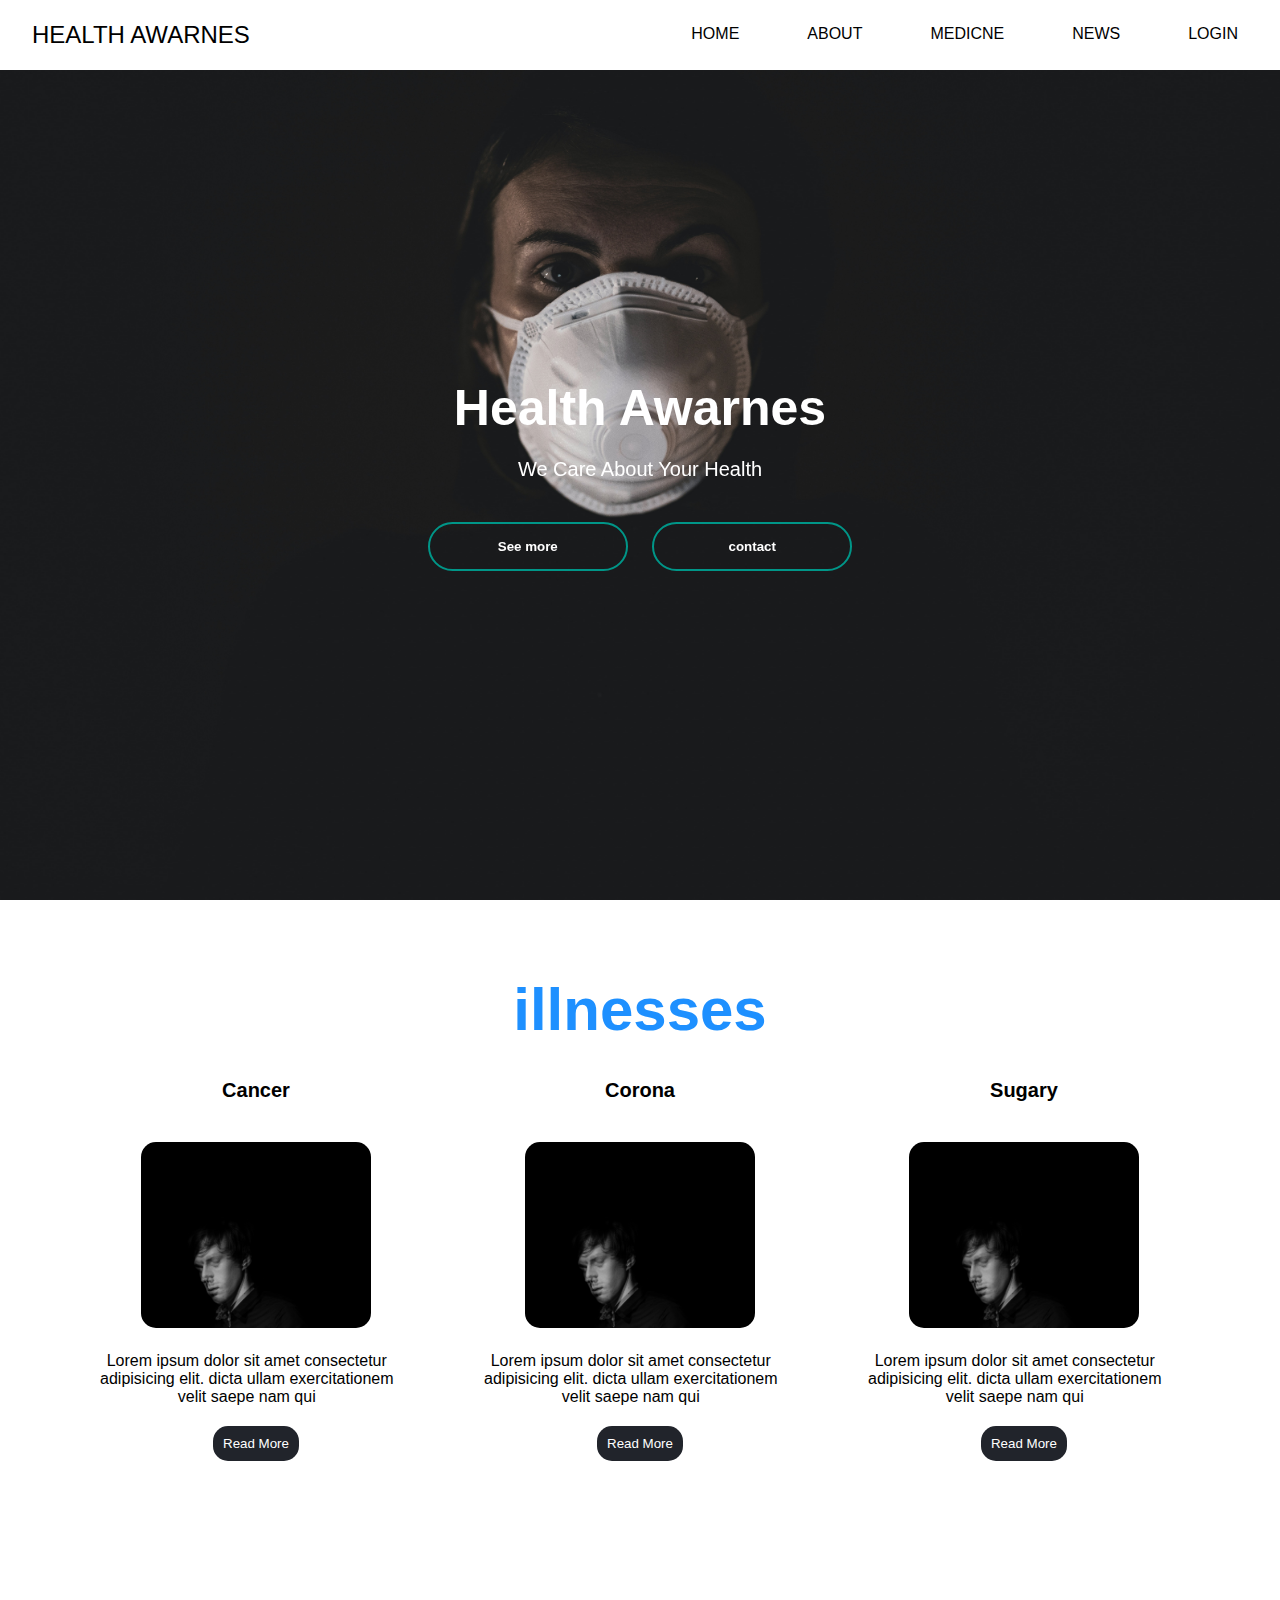
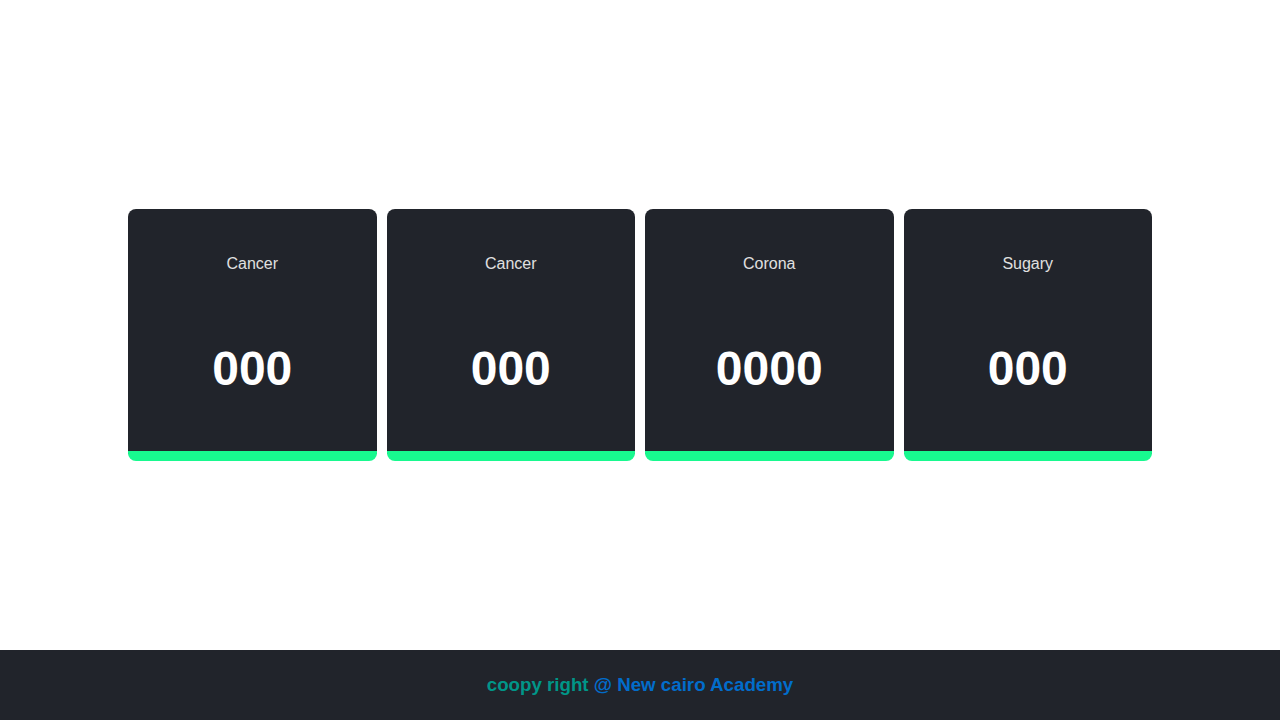
<file: index.html>
<!DOCTYPE html>
<html lang="en">
<head>
    <meta charset="UTF-8">
    <meta http-equiv="X-UA-Compatible" content="IE=edge">
    <meta name="viewport" content="width=device-width, initial-scale=1.0">
    <title>Document</title>
    <link rel="stylesheet" href="style.css">
    <link rel="stylesheet" href="media.css">
</head>
<body>
    <div class="home">
     
      <navbar class="navbar-container">
        <div class="logo-container">
            <a href="index.html">Health Awarnes</a>
        </div>


        <ul class="nav-items">
            <li class="nav-link"><a href="#">Home</a></li>
            <li class="nav-link"><a href="./About.html">About</a></li>
            <li class="nav-link"><a href="./projectt-main/project/medicine.html">medicne</a></li>
            <li class="nav-link"><a href="news.html">news</a></li>
            <li class="nav-link"><a href="./sign/sign.html">Login</a></li>
        
        </ul>

    </navbar>
   
<!--content of home-->

<!---->
<div class="cont">
    <h1> Health Awarnes</h1>
    <p>We Care About Your Health</p>
    <button type="submit" class="btn1"><span></span> See more</button>
    <button type="submit" class="btn1"> <span></span> contact</button>

</div>
    </div>
    <div class="wrapper">
        <div class="content">
          
          <p class="text">Cancer</p>
          <p class="nm" data-val="1600">000</p>
        </div>
  
        <div class="content">
         
          <p class="text">Cancer</p>
          <p class="nm" data-val="540">000</p>
         
        </div>
  
        <div class="content">
       
          <p class="text">Corona</p>

          <p class="nm" data-val="525">0000</p>
        </div>
  
        <div class="content">
          <p class="text"> Sugary</p>

          <p class="nm" data-val="480">000</p>
        </div>
      </div>

      <div class="dee">
        <h2>illnesses</h2>
        <div class="coo">
            <div class="dee-item">
                <h3>Cancer</h3>
                <img src="./img/pexels-moritz-bÃ¶ing-932231.jpg" alt="">
                
                <p class="mo"> Lorem ipsum dolor sit amet consectetur adipisicing elit.  dicta ullam exercitationem velit saepe nam qui </p>
            <button>Read More</button>
            
            
            </div>
          
    
          <div class="dee">
           
    
            <div class="dee-item">
                <h3>Corona</h3>
                <img src="./img/pexels-moritz-bÃ¶ing-932231.jpg" alt="">
               
                <p class="mo">Lorem ipsum dolor sit amet consectetur adipisicing elit.  dicta ullam exercitationem velit saepe nam qui </p>
            <button>Read More</button>
            
            
            </div>
          </div>
    
          <div class="dee">
           
    
            <div class="dee-item">
                <h3>Sugary</h3>
                <img src="./img/pexels-moritz-bÃ¶ing-932231.jpg" alt="">
                
                <p class="mo">Lorem ipsum dolor sit amet consectetur adipisicing elit. dicta ullam exercitationem velit saepe nam qui </p>
            <button>Read More</button>
            
            
            </div>
            <div class="clearfix"></div>
        </div>
       </div>
      </div>

      <footer>
        <h3>coopy right <a href="#">@ New cairo Academy</a></h3>
      </footer>


 




  
      <script src="./sign/app.js"></script>





    

 
</html>
</file>
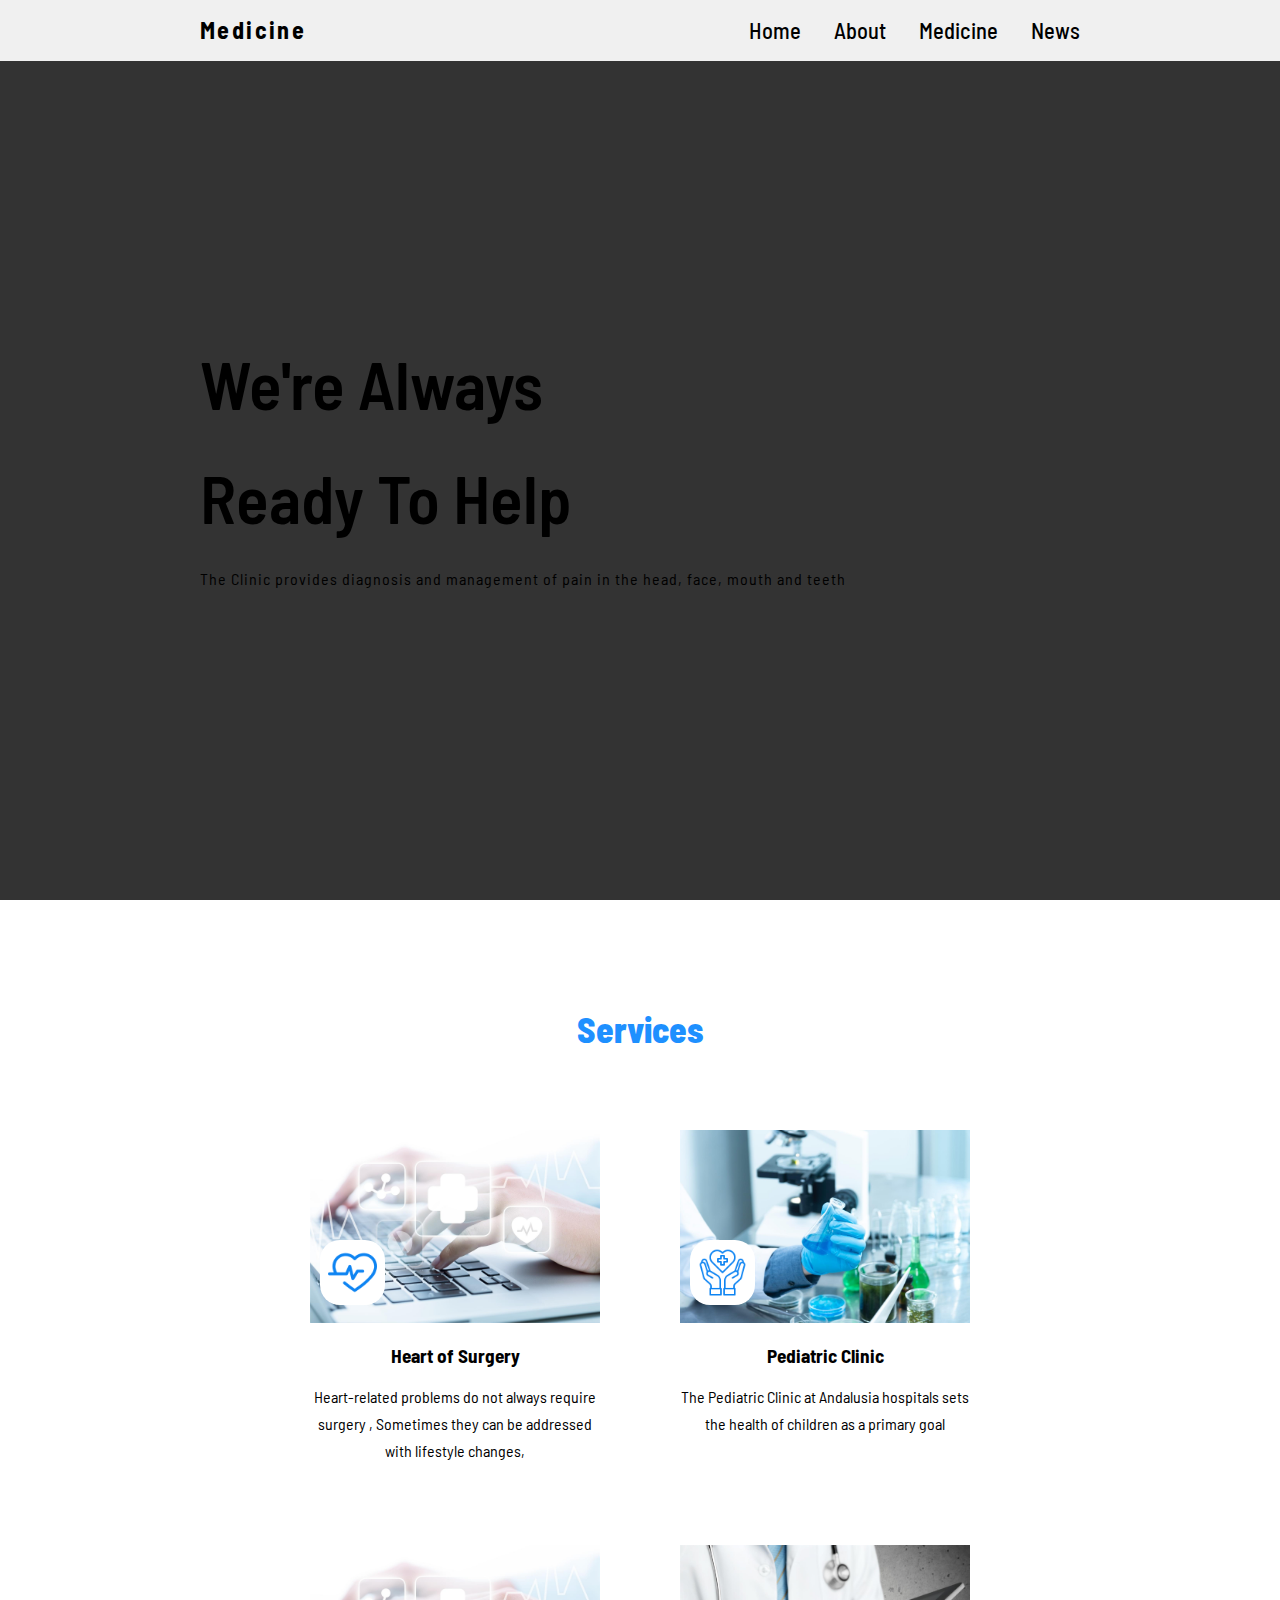
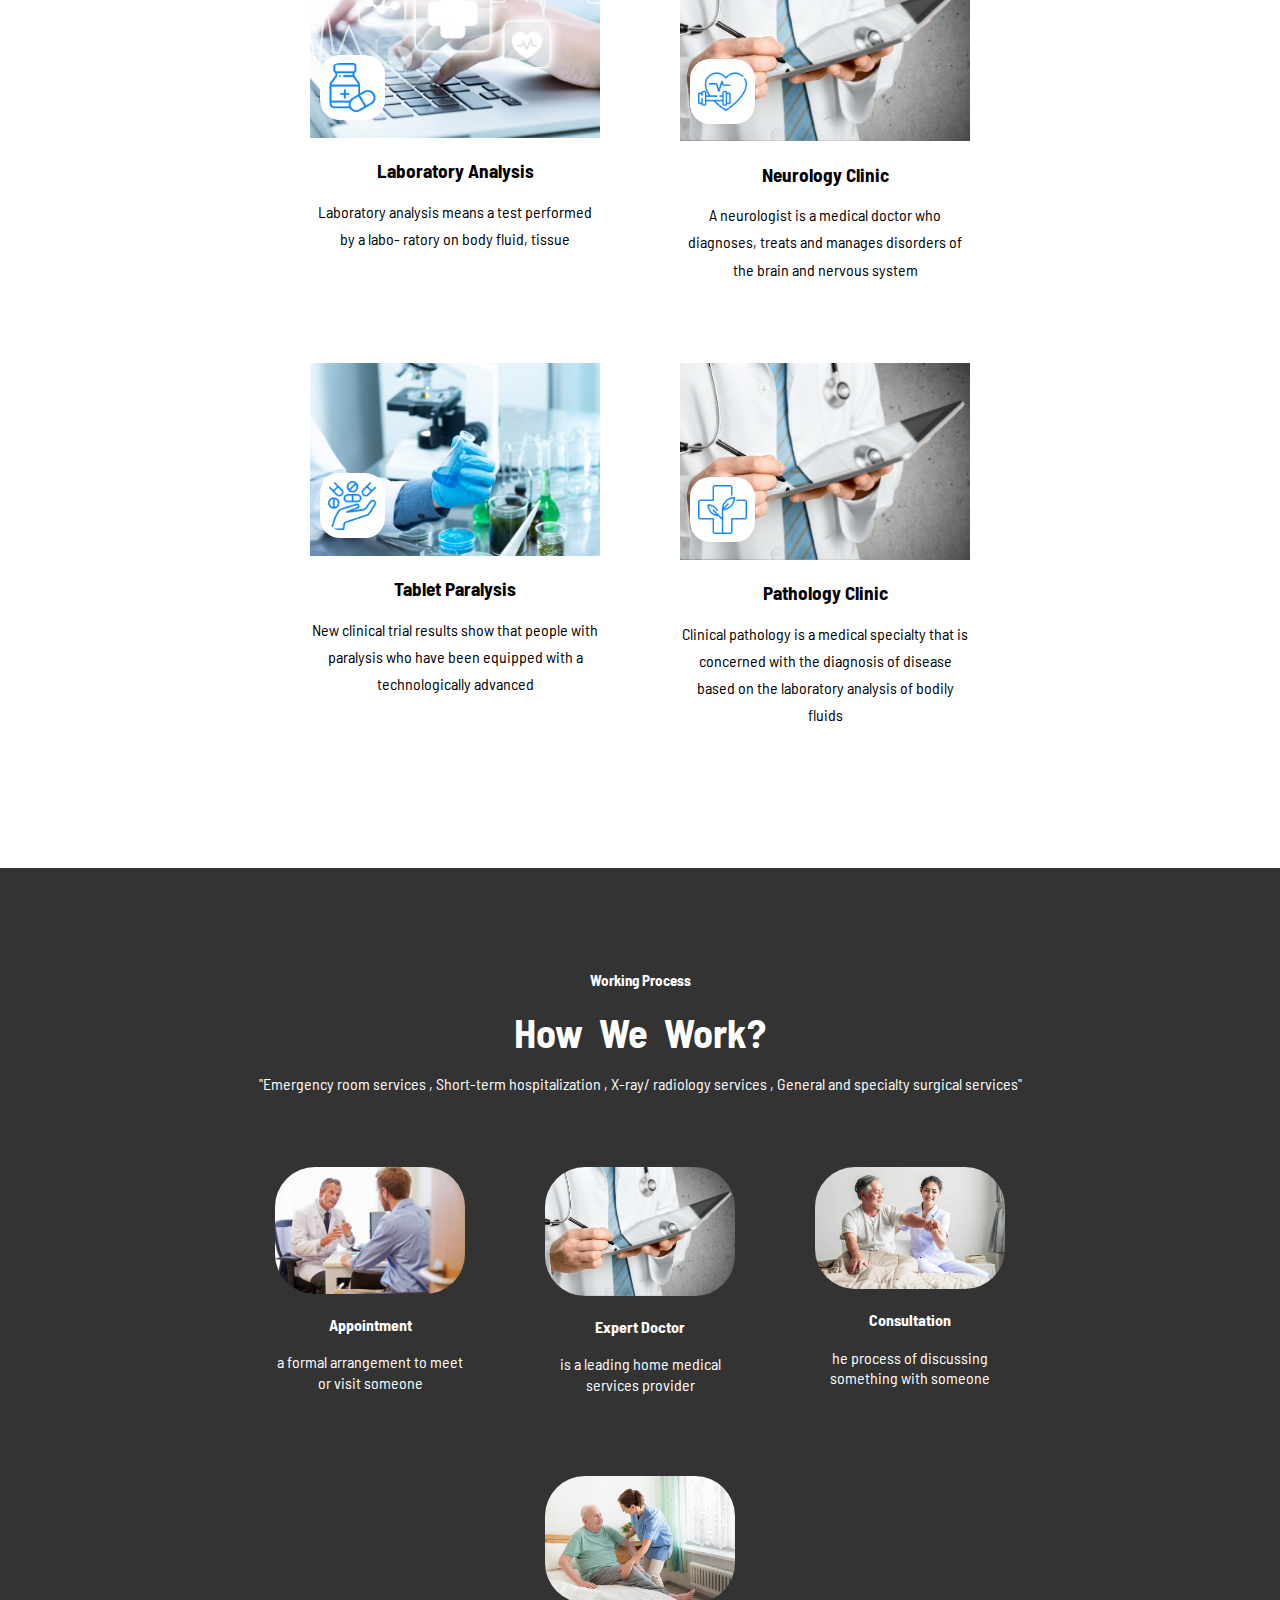
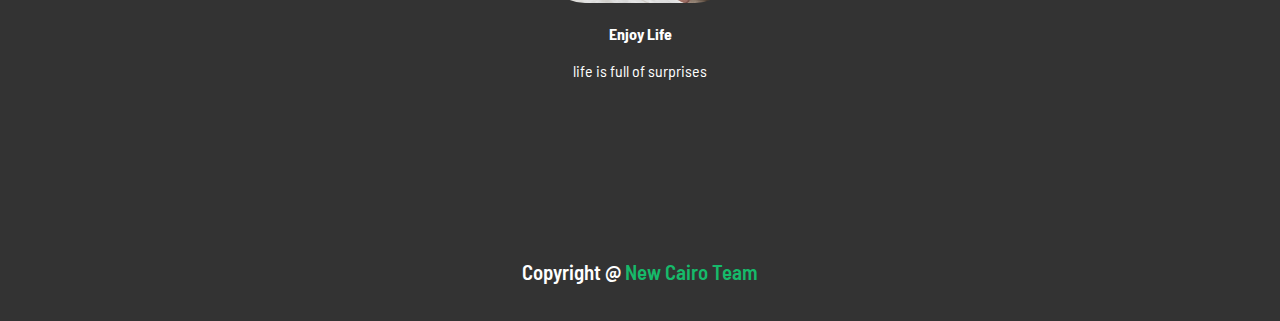
<file: medicine.html>
<!DOCTYPE html>
<html lang="en">
<head>
    <meta charset="UTF-8">
    <meta http-equiv="X-UA-Compatible" content="IE=edge">
    <meta name="viewport" content="width=device-width, initial-scale=1.0">
    <link rel="stylesheet" href="https://cdnjs.cloudflare.com/ajax/libs/font-awesome/5.15.4/css/all.min.css">
    <link rel="stylesheet" href="medicine.css">
    <title>Medicine</title>
</head>
<body>

    <header>
        <a href="#" class="logo">Medicine</a>
        <nav class="navigation">
            <a href="./index.html" target="_blank">Home</a>
            <a href="About.html" target="_blank">About</a>
            <a href="medicine.html" target="_blank">Medicine</a>
            <a href="news.html" target="_blank">News</a>
        </nav>
    </header>


    <section class="main">
        <div>
            <h2><br><span>We're Always <br>
                Ready To Help</span></h2>
            <h3>The Clinic provides diagnosis and management of pain in the head, face, mouth and teeth</h3>
            
        </div>
    </section>

    <section class="cards">
        <h2 class="title">Services</h2>
        <div class="content">
            <div class="card">
                <div class="icon">
                    <img src="./images/heart.jpg" alt="">
                    <div class="move">
                        <img class="move2" src="./images/download (3).png" alt="">
                    </div>
                </div>
                <div class="info">
                    <h3>Heart of Surgery</h3>
                    <p>Heart-related problems do not always require surgery , Sometimes they can be addressed with lifestyle changes,</p>
                </div>
            </div>
            <div class="card">
                <div class="icon">
                    <img src="./images/labrator.jpg" alt="">
                    <div class="move">
                        <img class="move2" src="./images/download (4).png" alt="">
                    </div>
                </div>
                <div class="info">
                    <h3>Pediatric Clinic</h3>
                    <p>The Pediatric Clinic at Andalusia hospitals sets the health of children as a primary goal</p>
                </div>
            </div>
            <div class="card">
                <div class="icon">
                    <img src="./images/heart.jpg" alt="">
                    <div class="move">
                        <img class="move2" src="./images/download (5).png" alt="">
                    </div>
                </div>
                <div class="info">
                    <h3>Laboratory Analysis</h3>
                    <p>Laboratory analysis means a test performed by a labo- ratory on body fluid, tissue</p>
                </div>
            </div>
            <div class="card">
                <div class="icon">
                    <img src="./images/pathoolgy.jpg" alt="">
                    <div class="move">
                        <img class="move2" src="./images/download (2).png" alt="">
                    </div>
                </div>
                <div class="info">
                    <h3>Neurology Clinic</h3>
                    <p>A neurologist is a medical doctor who diagnoses, treats and manages disorders of the brain and nervous system</p>
                </div>
            </div>
            <div class="card">
                <div class="icon">
                    <img src="./images/labrator.jpg" alt="">
                    <div class="move">
                        <img class="move2" src="./images/download.png" alt="">
                    </div>
                </div>
                <div class="info">
                    <h3>Tablet Paralysis</h3>
                    <p>New clinical trial results show that people with paralysis who have been equipped with a technologically advanced</p>
                </div>
            </div>
            <div class="card">
                <div class="icon">
                    <img src="./images/pathoolgy.jpg" alt="">
                    <div class="move">
                        <img class="move2" src="./images/download (1).png" alt="">
                    </div>
                </div>
                <div class="info">
                    <h3>Pathology Clinic</h3>
                    <p>Clinical pathology is a medical specialty that is concerned with the diagnosis of disease based on the laboratory analysis of bodily fluids</p>
                </div>
            </div>
        </div>
    </section>
    
    <section class="section">
        <h3>Working Process</h3>
        <h1>How We Work?</h1>
        <p>
            "Emergency room services ,  Short-term hospitalization , X-ray/ radiology services , General and specialty surgical services"</p>
        <div class="content2">
        <div class="card2">
            <div class="icon">
                <img src="./images/doctor-appointment.jpg" alt="">
            </div>
            <div class="info2">
                <h3>Appointment</h3>
                <p>a formal arrangement to meet or visit someone</p>
            </div>
        </div>
        <div class="card2">
            <div class="icon">
                <img src="./images/pathoolgy.jpg" alt="">
            </div>
            <div class="info2">
                <h3>Expert Doctor</h3>
                <p>is a leading home medical services provider </p>
            </div>
        </div>
        <div class="card2">
            <div class="icon">
                <img src="./images/SERVICE-TESTIMONIAL-hospital-to-home.jpg" alt="">
            </div>
            <div class="info2">
                <h3>Consultation</h3>
                <p>he process of discussing something with someone</p>
            </div>
        </div>
        <div class="card2">
            <div class="icon">
                <img src="./images/caregiver-assisting-senior-man-out-of-bed.jpg" alt="">
            </div>
            <div class="info2">
                <h3>Enjoy Life</h3>
                <p>life is full of surprises</p>
            </div>
        </div>
    </div> 
    
    </section>
    <footer class="footer">
        <p class="footer-title">Copyright @ <span>New Cairo Team</span></p>
    </footer>
</body>
</html>
</file>
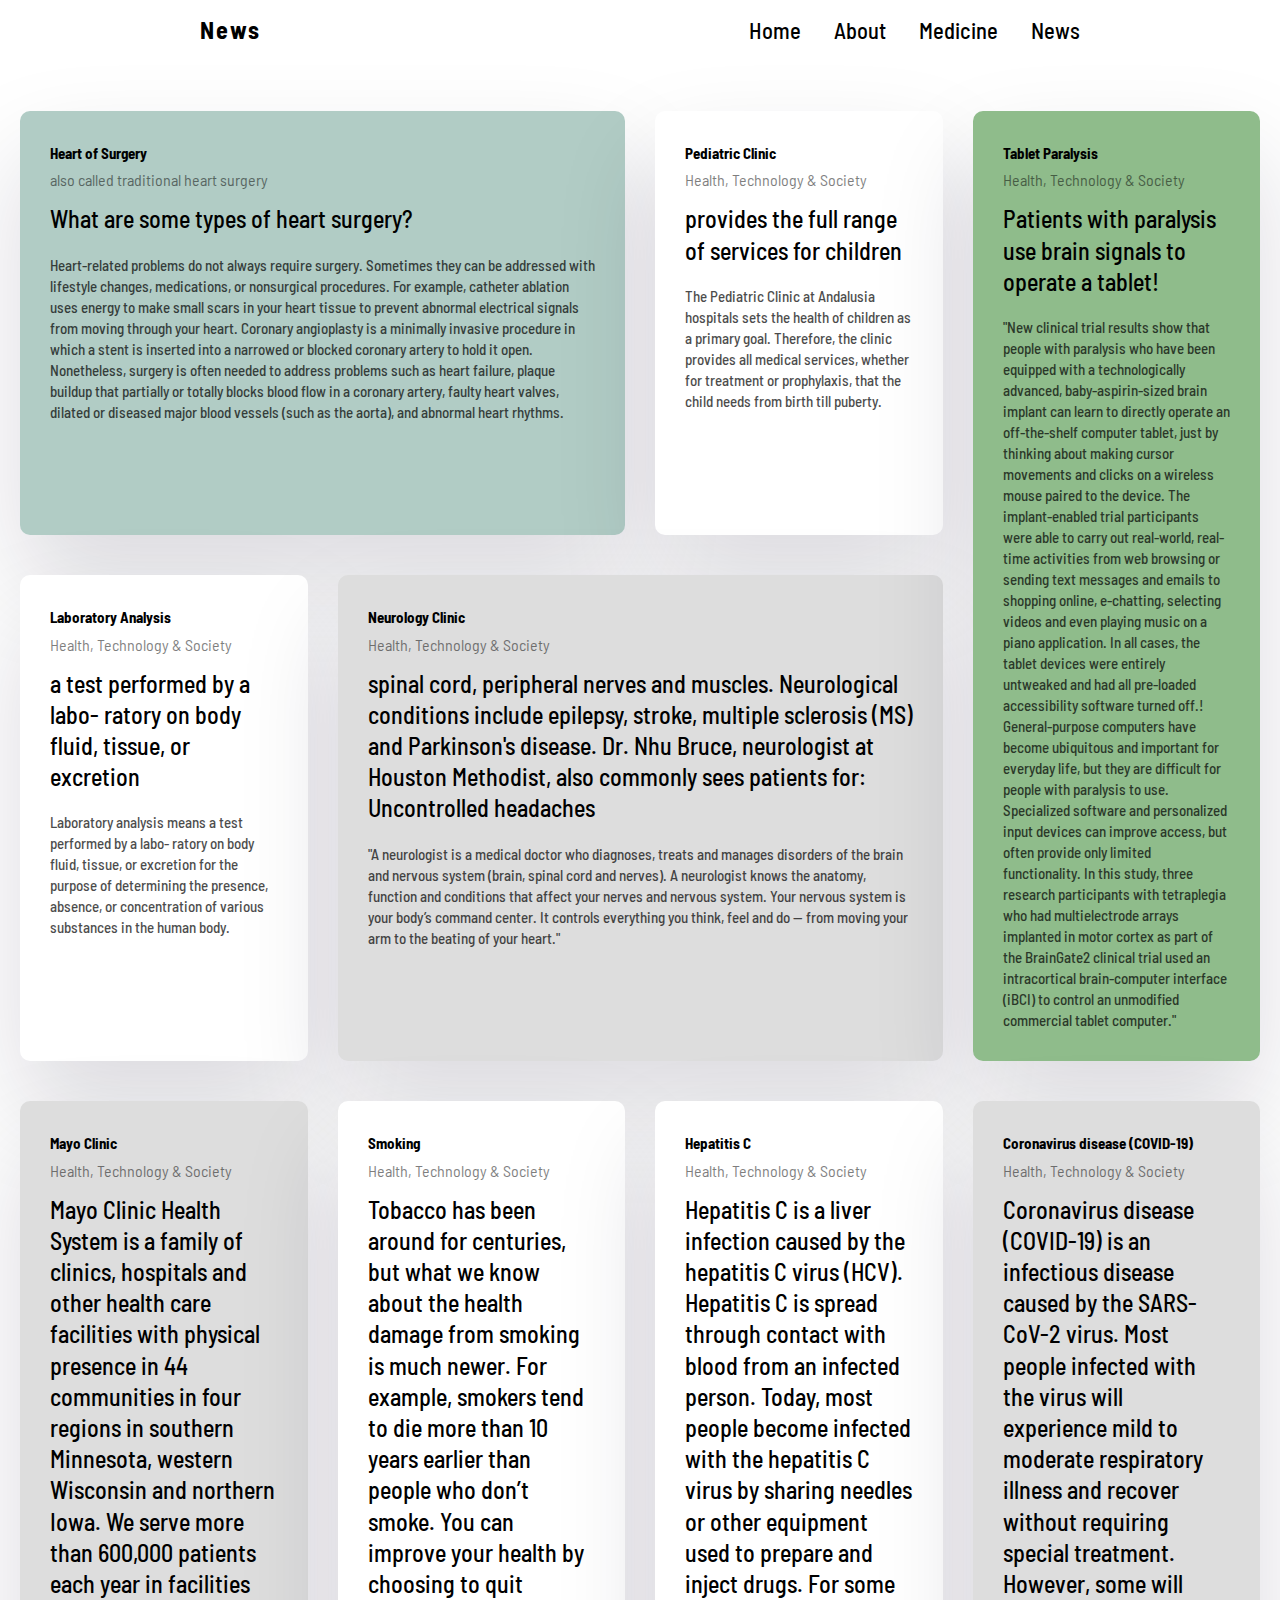
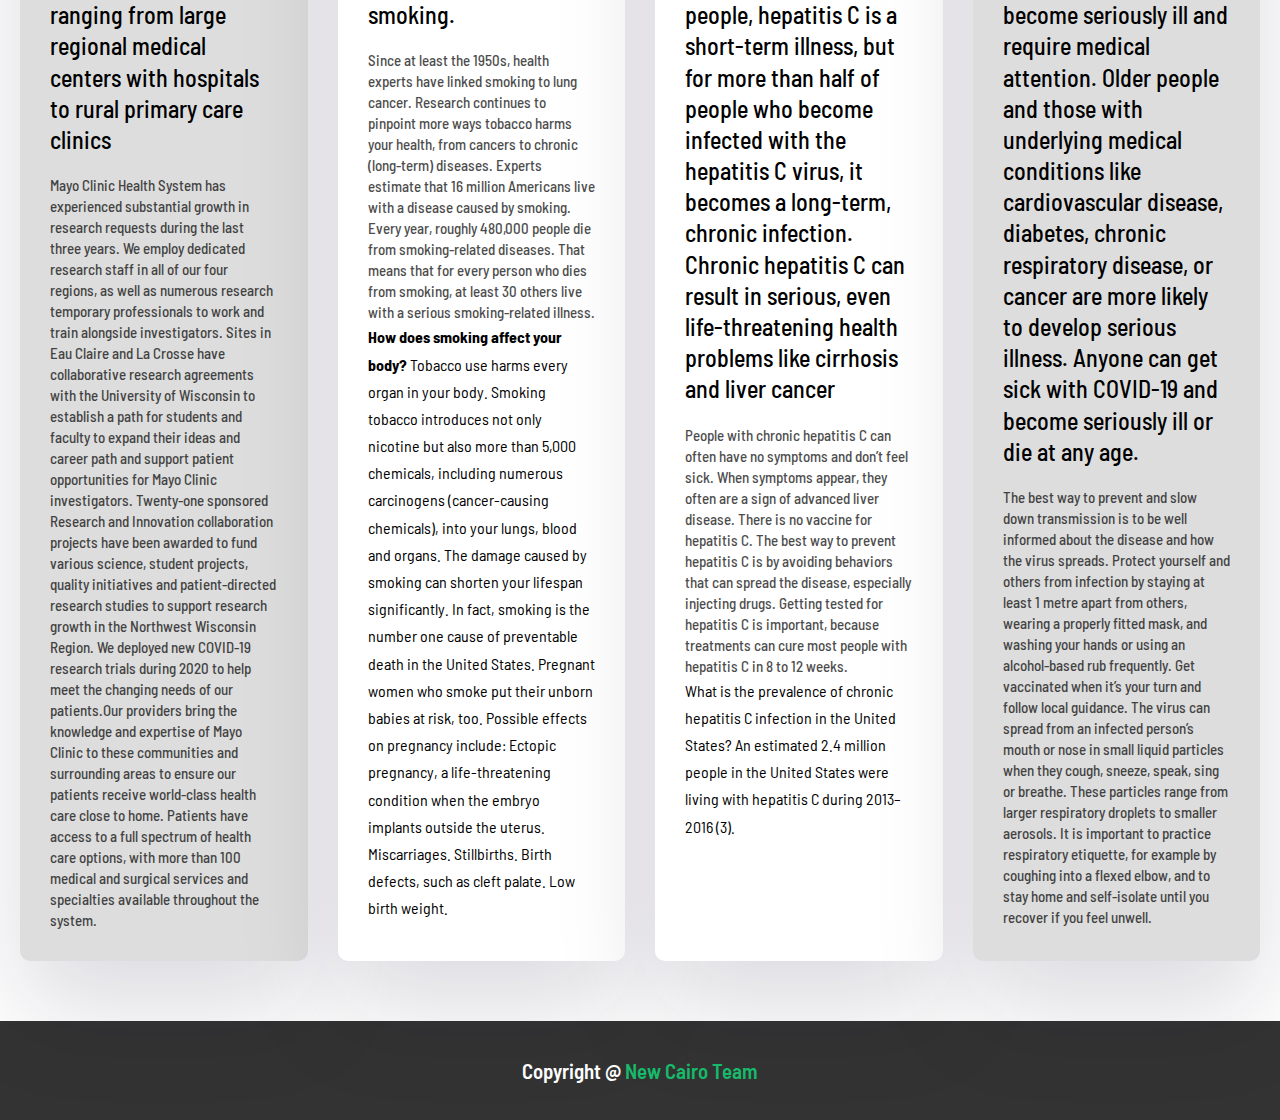
<file: news.html>
<!DOCTYPE html>
<html lang="en">
  <head>
    <meta charset="UTF-8" />
    <meta http-equiv="X-UA-Compatible" content="IE=edge" />
    <meta name="viewport" content="width=device-width, initial-scale=1.0" />
    <link rel="stylesheet" href="news.css" />
    <title>News</title>
  </head>
  <body>

    <div class="header2">
      <a href="#" class="logo">News</a>
      <nav class="navigation">
          <a href="index.html" target="_blank">Home</a>
          <a href="About.html" target="_blank" >About</a>
          <a href="medicine.html" target="_blank">Medicine</a>
          <a href="news.html">News</a>
      </nav>
    </div >

    <div class="cards">
      <div class="card card--bg-pepar">
        <header class="card__header">
          <div>
            <h3>Heart of Surgery</h3>
            <p>also called traditional heart surgery</p>
          </div>
        </header>
        <p class="card__lead">
          What are some types of heart surgery?
        </p>
        <p class="card__quote">
          Heart-related problems do not always require surgery.
          Sometimes they can be addressed with lifestyle changes,
          medications, or nonsurgical procedures. For example,
          catheter ablation uses energy to make small scars in your heart tissue
          to prevent abnormal electrical signals from moving through your heart. Coronary angioplasty is a minimally invasive procedure in which a stent is inserted into a narrowed or blocked coronary artery to hold it open. Nonetheless, surgery is often needed to address problems such as heart failure, plaque buildup that partially or totally blocks blood flow in a coronary artery, faulty heart valves, dilated or diseased major blood vessels (such as the aorta), and abnormal heart rhythms.
        </p>
      </div>

      <div class="card card--bg-gray-blue">
        <header class="card__header">
          
          <div>
            <h3>Pediatric Clinic</h3>
            <p>Health, Technology & Society</p>
          </div>
        </header>
        <p class="card__lead">
          provides the full range of services for children
        </p>
        <p class="card__quote">
          The Pediatric Clinic at Andalusia hospitals sets the health of children as a primary goal. Therefore, the clinic provides all medical services, whether for treatment or prophylaxis, that the child needs from birth till puberty.
        </p>
        
      </div>

      <div class="card">
        <header class="card__header">
          
          <div>
            <h3>Laboratory Analysis</h3>
            <p>Health, Technology & Society</p>
          </div>
        </header>
        <p class="card__lead"> a test performed by a labo- ratory on body fluid, tissue, or excretion</p>
        <p class="card__quote">
          Laboratory analysis means a test performed by a labo- ratory on body fluid, tissue, or excretion for the purpose of determining the presence, absence, or concentration of various substances in the human body.
        </p>
        
      </div>

      <div class="card card--bg-black-blue">
        <header class="card__header">
          
          <div>
            <h3>Neurology Clinic</h3>
            <p>Health, Technology & Society</p>
          </div>
        </header>
        <p class="card__lead">
          spinal cord, peripheral nerves and muscles. Neurological conditions include epilepsy, stroke, multiple sclerosis (MS) and Parkinson's disease. Dr. Nhu Bruce, neurologist at Houston Methodist, also commonly sees patients for: Uncontrolled headaches
        </p>
        <p class="card__quote">
          "A neurologist is a medical doctor who diagnoses, treats and manages disorders of the brain and nervous system (brain, spinal cord and nerves). A neurologist knows the anatomy, function and conditions that affect your nerves and nervous system. Your nervous system is your body’s command center. It controls everything you think, feel and do — from moving your arm to the beating of your heart."
        </p>
        
      </div>

      <div class="card bg-green">
        <header class="card__header">
          
          <div>
            <h3>Tablet Paralysis</h3>
            <p>Health, Technology & Society</p>
          </div>
        </header>
        <p class="card__lead">
          Patients with paralysis use brain signals to operate a tablet!
        </p>
        <p class="card__quote">
          "New clinical trial results show that people with paralysis who have been equipped with a technologically advanced, baby-aspirin-sized brain implant can learn to directly operate an off-the-shelf computer tablet, just by thinking about making cursor movements and clicks on a wireless mouse paired to the device.
          The implant-enabled trial participants were able to carry out real-world, real-time activities from web browsing or sending text messages and emails to shopping online, e-chatting, selecting videos and even playing music on a piano application.
          In all cases, the tablet devices were entirely untweaked and had all pre-loaded accessibility software turned off.!
          General-purpose computers have become ubiquitous and important for everyday life, but they are difficult for people with paralysis to use. Specialized software and personalized input devices can improve access, but often provide only limited functionality. In this study, three research participants with tetraplegia who had multielectrode arrays implanted in motor cortex as part of the BrainGate2 clinical trial used an intracortical brain-computer interface (iBCI) to control an unmodified commercial tablet computer."
        </p>
      </div>
      <div class="card card--bg-black-blue">
        <header class="card__header">
          
          <div>
            <h3>Mayo Clinic</h3>
            <p>Health, Technology & Society</p>
          </div>
        </header>
        <p class="card__lead">
          Mayo Clinic Health System is a family of clinics, hospitals and other health care facilities with physical presence in 44 communities in four regions in southern Minnesota, western Wisconsin and northern Iowa. We serve more than 600,000 patients each year in facilities ranging from large regional medical centers with hospitals to rural primary care clinics        </p>
        <p class="card__quote">
          Mayo Clinic Health System has experienced substantial growth in research requests during the last three years. We employ dedicated research staff in all of our four regions, as well as numerous research temporary professionals to work and train alongside investigators.
          Sites in Eau Claire and La Crosse have collaborative research agreements with the University of Wisconsin to establish a path for students and faculty to expand their ideas and career path and support patient opportunities for Mayo Clinic investigators.
          Twenty-one sponsored Research and Innovation collaboration projects have been awarded to fund various science, student projects, quality initiatives and patient-directed research studies to support research growth in the Northwest Wisconsin Region.
          We deployed new COVID-19 research trials during 2020 to help meet the changing needs of our patients.Our providers bring the knowledge and expertise of Mayo Clinic to these communities and surrounding areas to ensure our patients receive world-class health care close to home. Patients have access to a full spectrum of health care options, with more than 100 medical and surgical services and specialties available throughout the system.
          </p>
        
      </div>
      <div class="card card--bg-black-gray">
        <header class="card__header">
          
          <div>
            <h3>Smoking</h3>
            <p>Health, Technology & Society</p>
          </div>
        </header>
        <p class="card__lead">
          Tobacco has been around for centuries, but what we know about the health damage from smoking is much newer. For example, smokers tend to die more than 10 years earlier than people who don’t smoke. You can improve your health by choosing to quit smoking.
        </p>
        <p class="card__quote">
          Since at least the 1950s, health experts have linked smoking to lung cancer. Research continues to pinpoint more ways tobacco harms your health, from cancers to chronic (long-term) diseases.

          Experts estimate that 16 million Americans live with a disease caused by smoking. Every year, roughly 480,000 people die from smoking-related diseases. That means that for every person who dies from smoking, at least 30 others live with a serious smoking-related illness.        </p>
          <strong>How does smoking affect your body?</strong> 
          Tobacco use harms every organ in your body. Smoking tobacco introduces not only nicotine but also more than 5,000 chemicals, including numerous carcinogens (cancer-causing chemicals), into your lungs, blood and organs.
          
          The damage caused by smoking can shorten your lifespan significantly. In fact, smoking is the number one cause of preventable death in the United States.
          
          Pregnant women who smoke put their unborn babies at risk, too. Possible effects on pregnancy include:
          
          Ectopic pregnancy, a life-threatening condition when the embryo implants outside the uterus.
          Miscarriages.
          Stillbirths.
          Birth defects, such as cleft palate.
          Low birth weight.
      </div>
      <div class="card card--bg-black-gray">
        <header class="card__header">
          
          <div>
            <h3>Hepatitis C </h3>
            <p>Health, Technology & Society</p>
          </div>
        </header>
        <p class="card__lead">
          Hepatitis C is a liver infection caused by the hepatitis C virus (HCV). Hepatitis C is spread through contact with blood from an infected person. Today, most people become infected with the hepatitis C virus by sharing needles or other equipment used to prepare and inject drugs. For some people, hepatitis C is a short-term illness, but for more than half of people who become infected with the hepatitis C virus, it becomes a long-term, chronic infection. Chronic hepatitis C can result in serious, even life-threatening health problems like cirrhosis and liver cancer        </p>
        <p class="card__quote">
          People with chronic hepatitis C can often have no symptoms and don’t feel sick. When symptoms appear, they often are a sign of advanced liver disease. There is no vaccine for hepatitis C. The best way to prevent hepatitis C is by avoiding behaviors that can spread the disease, especially injecting drugs. Getting tested for hepatitis C is important, because treatments can cure most people with hepatitis C in 8 to 12 weeks.        
        </p>
          What is the prevalence of chronic hepatitis C infection in the United States?
          An estimated 2.4 million people in the United States were living with hepatitis C during 2013–2016 (3).
      </div>
      <div class="card card--bg-black-blue">
        <header class="card__header">
          
          <div>
            <h3>Coronavirus disease (COVID-19)</h3>
            <p>Health, Technology & Society</p>
          </div>
        </header>
        <p class="card__lead">
          Coronavirus disease (COVID-19) is an infectious disease caused by the SARS-CoV-2 virus.

Most people infected with the virus will experience mild to moderate respiratory illness and recover without requiring special treatment. However, some will become seriously ill and require medical attention. Older people and those with underlying medical conditions like cardiovascular disease, diabetes, chronic respiratory disease, or cancer are more likely to develop serious illness. Anyone can get sick with COVID-19 and become seriously ill or die at any age.
        </p>
        <p class="card__quote">
          The best way to prevent and slow down transmission is to be well informed about the disease and how the virus spreads. Protect yourself and others from infection by staying at least 1 metre apart from others, wearing a properly fitted mask, and washing your hands or using an alcohol-based rub frequently. Get vaccinated when it’s your turn and follow local guidance.

          The virus can spread from an infected person’s mouth or nose in small liquid particles when they cough, sneeze, speak, sing or breathe. These particles range from larger respiratory droplets to smaller aerosols. It is important to practice respiratory etiquette, for example by coughing into a flexed elbow, and to stay home and self-isolate until you recover if you feel unwell.        </p>
      </div>
    </div>
    
    <footer class="footer">
      <p class="footer-title">Copyright @ <span>New Cairo Team</span></p>
  </footer>
  </body>
</html>
</file>
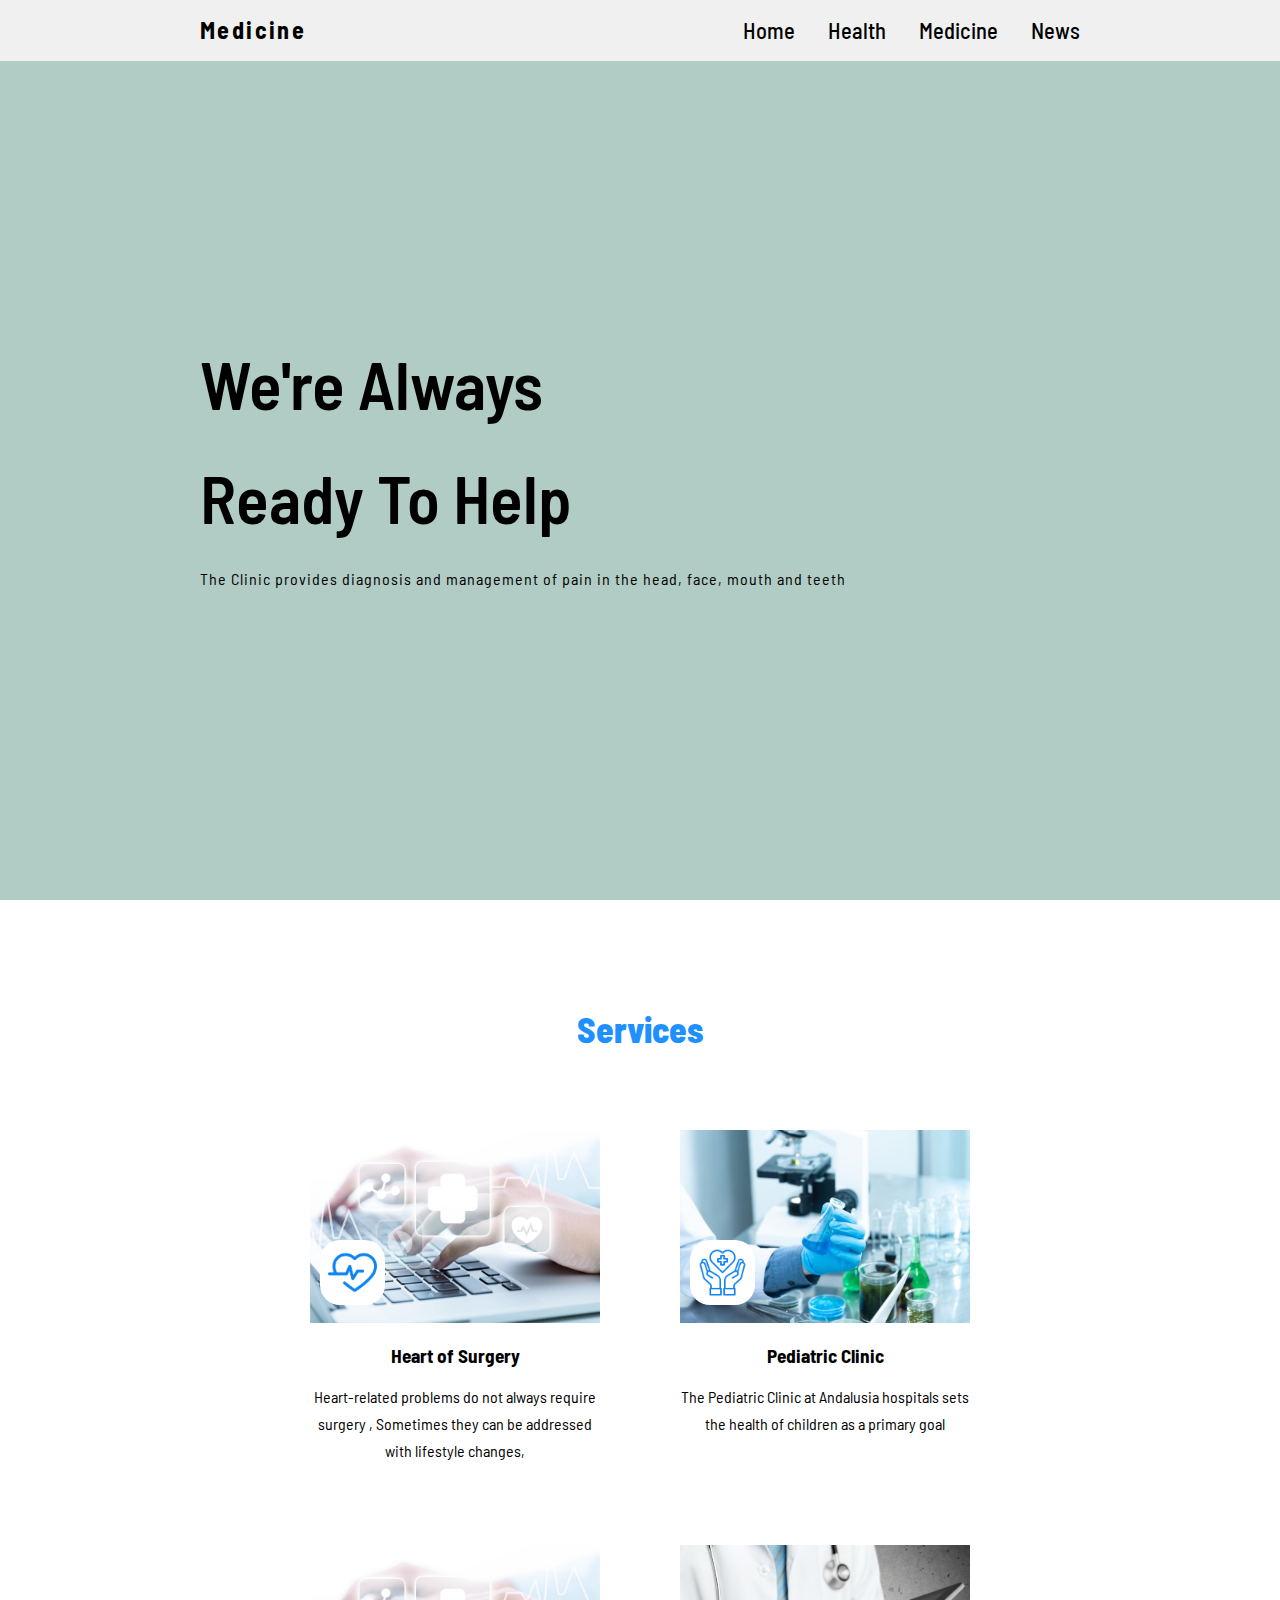
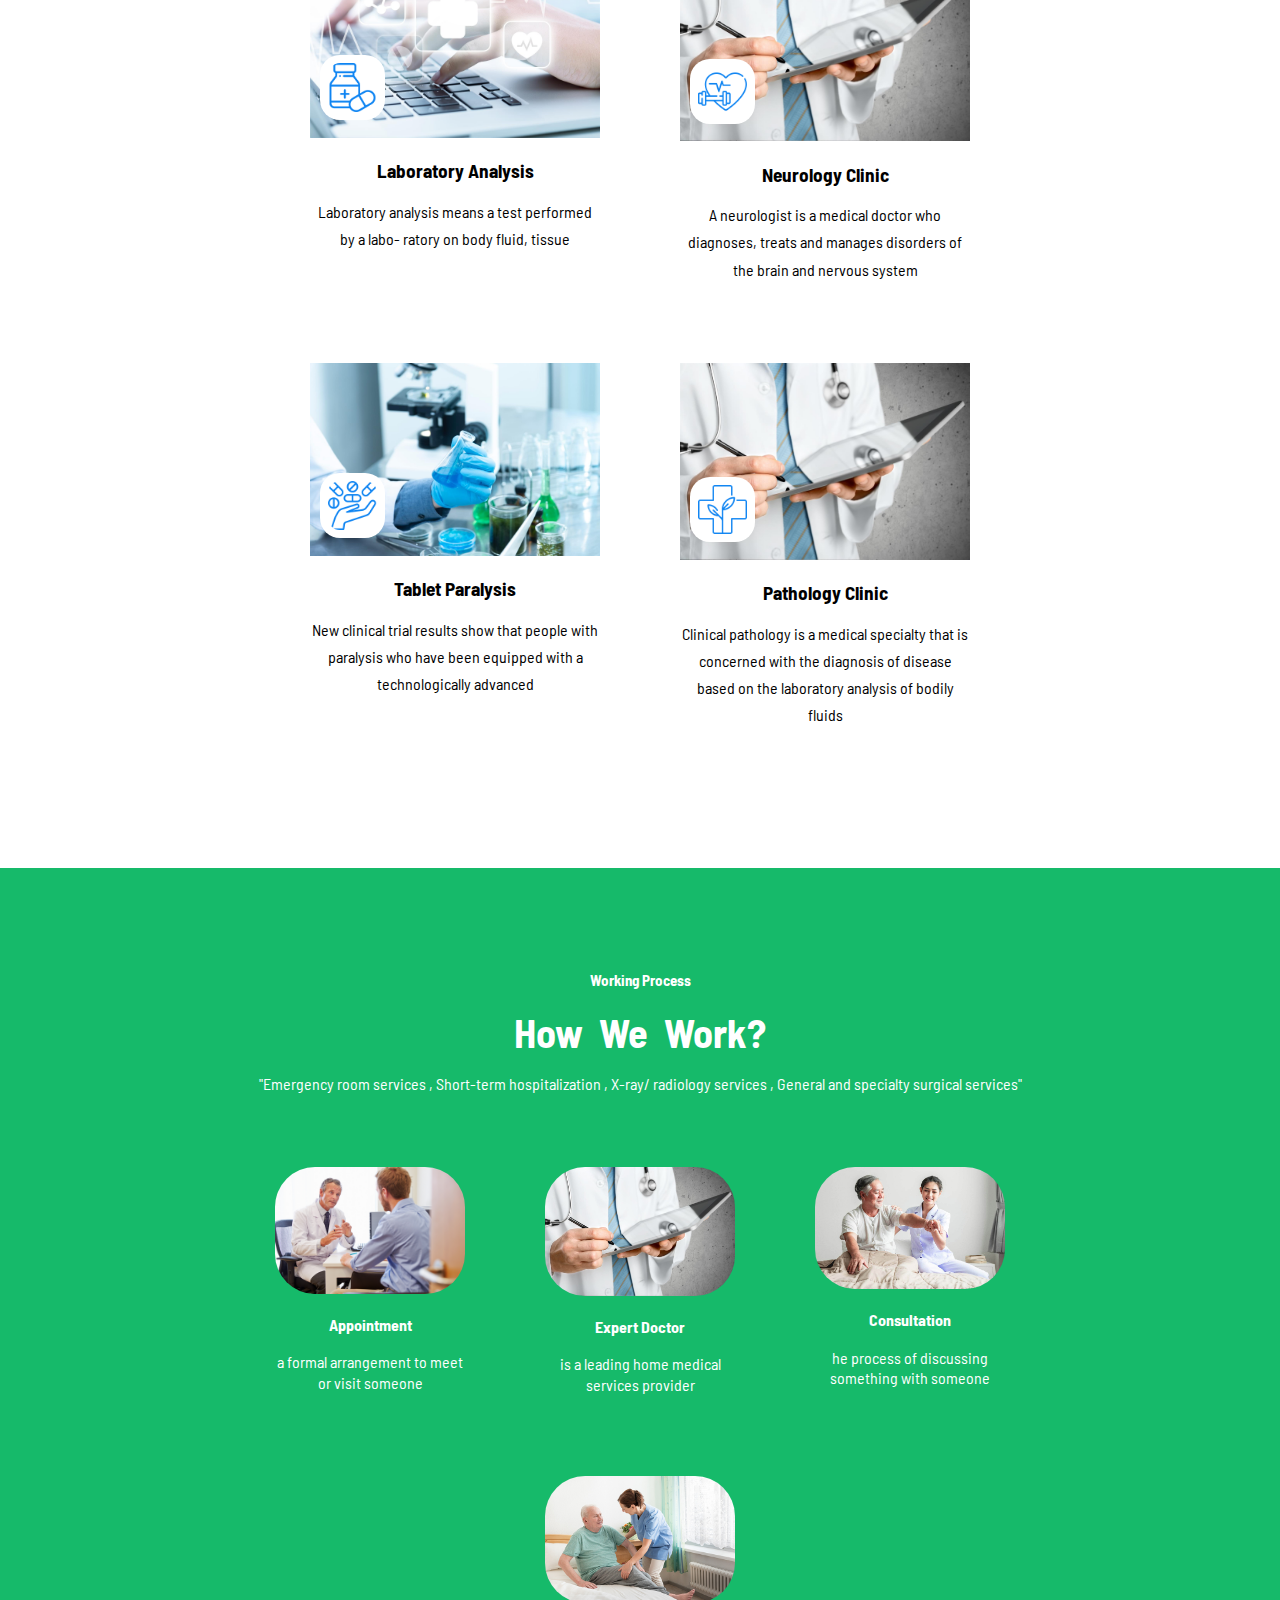
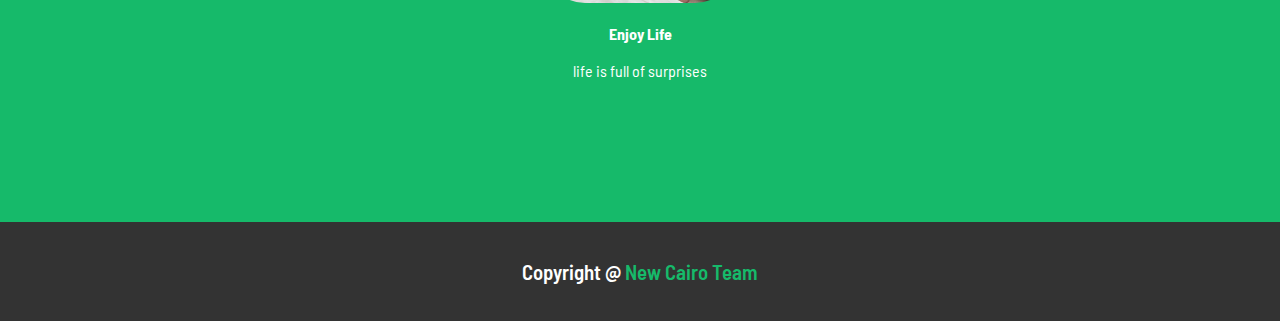
<file: projectt-main/project/medicine.html>
<!DOCTYPE html>
<html lang="en">
<head>
    <meta charset="UTF-8">
    <meta http-equiv="X-UA-Compatible" content="IE=edge">
    <meta name="viewport" content="width=device-width, initial-scale=1.0">
    <link rel="stylesheet" href="https://cdnjs.cloudflare.com/ajax/libs/font-awesome/5.15.4/css/all.min.css">
    <link rel="stylesheet" href="medicine.css">
    <title>Medicine</title>
</head>
<body>

    <header>
        <a href="#" class="logo">Medicine</a>
        <nav class="navigation">
            <a href="index.html" target="_blank">Home</a>
            <a href="health.html" target="_blank">Health</a>
            <a href="medicine.html" target="_blank">Medicine</a>
            <a href="news.html" target="_blank">News</a>
        </nav>
    </header>


    <section class="main">
        <div>
            <h2><br><span>We're Always <br>
                Ready To Help</span></h2>
            <h3>The Clinic provides diagnosis and management of pain in the head, face, mouth and teeth</h3>
            
        </div>
    </section>

    <section class="cards">
        <h2 class="title">Services</h2>
        <div class="content">
            <div class="card">
                <div class="icon">
                    <img src="./images/heart.jpg" alt="">
                    <div class="move">
                        <img class="move2" src="./images/download (3).png" alt="">
                    </div>
                </div>
                <div class="info">
                    <h3>Heart of Surgery</h3>
                    <p>Heart-related problems do not always require surgery , Sometimes they can be addressed with lifestyle changes,</p>
                </div>
            </div>
            <div class="card">
                <div class="icon">
                    <img src="./images/labrator.jpg" alt="">
                    <div class="move">
                        <img class="move2" src="./images/download (4).png" alt="">
                    </div>
                </div>
                <div class="info">
                    <h3>Pediatric Clinic</h3>
                    <p>The Pediatric Clinic at Andalusia hospitals sets the health of children as a primary goal</p>
                </div>
            </div>
            <div class="card">
                <div class="icon">
                    <img src="./images/heart.jpg" alt="">
                    <div class="move">
                        <img class="move2" src="./images/download (5).png" alt="">
                    </div>
                </div>
                <div class="info">
                    <h3>Laboratory Analysis</h3>
                    <p>Laboratory analysis means a test performed by a labo- ratory on body fluid, tissue</p>
                </div>
            </div>
            <div class="card">
                <div class="icon">
                    <img src="./images/pathoolgy.jpg" alt="">
                    <div class="move">
                        <img class="move2" src="./images/download (2).png" alt="">
                    </div>
                </div>
                <div class="info">
                    <h3>Neurology Clinic</h3>
                    <p>A neurologist is a medical doctor who diagnoses, treats and manages disorders of the brain and nervous system</p>
                </div>
            </div>
            <div class="card">
                <div class="icon">
                    <img src="./images/labrator.jpg" alt="">
                    <div class="move">
                        <img class="move2" src="./images/download.png" alt="">
                    </div>
                </div>
                <div class="info">
                    <h3>Tablet Paralysis</h3>
                    <p>New clinical trial results show that people with paralysis who have been equipped with a technologically advanced</p>
                </div>
            </div>
            <div class="card">
                <div class="icon">
                    <img src="./images/pathoolgy.jpg" alt="">
                    <div class="move">
                        <img class="move2" src="./images/download (1).png" alt="">
                    </div>
                </div>
                <div class="info">
                    <h3>Pathology Clinic</h3>
                    <p>Clinical pathology is a medical specialty that is concerned with the diagnosis of disease based on the laboratory analysis of bodily fluids</p>
                </div>
            </div>
        </div>
    </section>
    
    <section class="section">
        <h3>Working Process</h3>
        <h1>How We Work?</h1>
        <p>
            "Emergency room services ,  Short-term hospitalization , X-ray/ radiology services , General and specialty surgical services"</p>
        <div class="content2">
        <div class="card2">
            <div class="icon">
                <img src="./images/doctor-appointment.jpg" alt="">
            </div>
            <div class="info2">
                <h3>Appointment</h3>
                <p>a formal arrangement to meet or visit someone</p>
            </div>
        </div>
        <div class="card2">
            <div class="icon">
                <img src="./images/pathoolgy.jpg" alt="">
            </div>
            <div class="info2">
                <h3>Expert Doctor</h3>
                <p>is a leading home medical services provider </p>
            </div>
        </div>
        <div class="card2">
            <div class="icon">
                <img src="./images/SERVICE-TESTIMONIAL-hospital-to-home.jpg" alt="">
            </div>
            <div class="info2">
                <h3>Consultation</h3>
                <p>he process of discussing something with someone</p>
            </div>
        </div>
        <div class="card2">
            <div class="icon">
                <img src="./images/caregiver-assisting-senior-man-out-of-bed.jpg" alt="">
            </div>
            <div class="info2">
                <h3>Enjoy Life</h3>
                <p>life is full of surprises</p>
            </div>
        </div>
    </div> 
    
    </section>
    <footer class="footer">
        <p class="footer-title">Copyright @ <span>New Cairo Team</span></p>
    </footer>
</body>
</html>
</file>
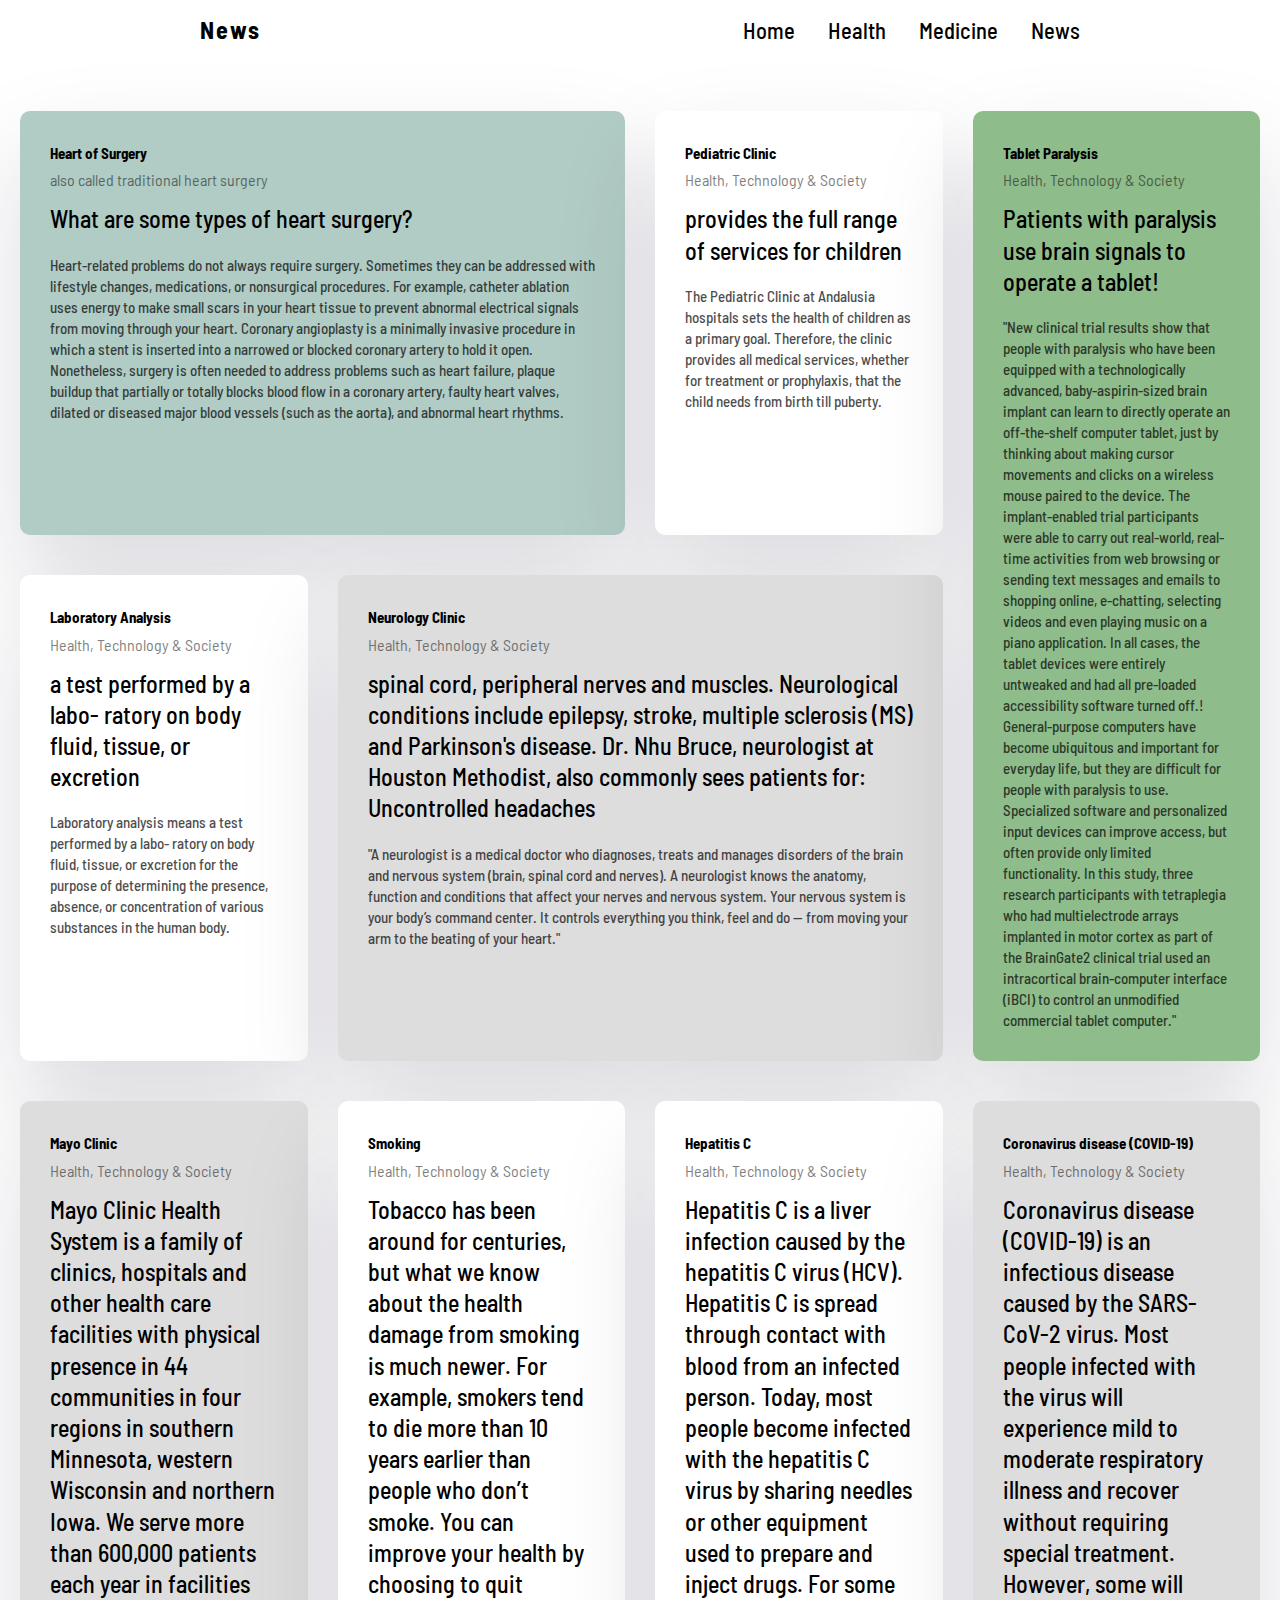
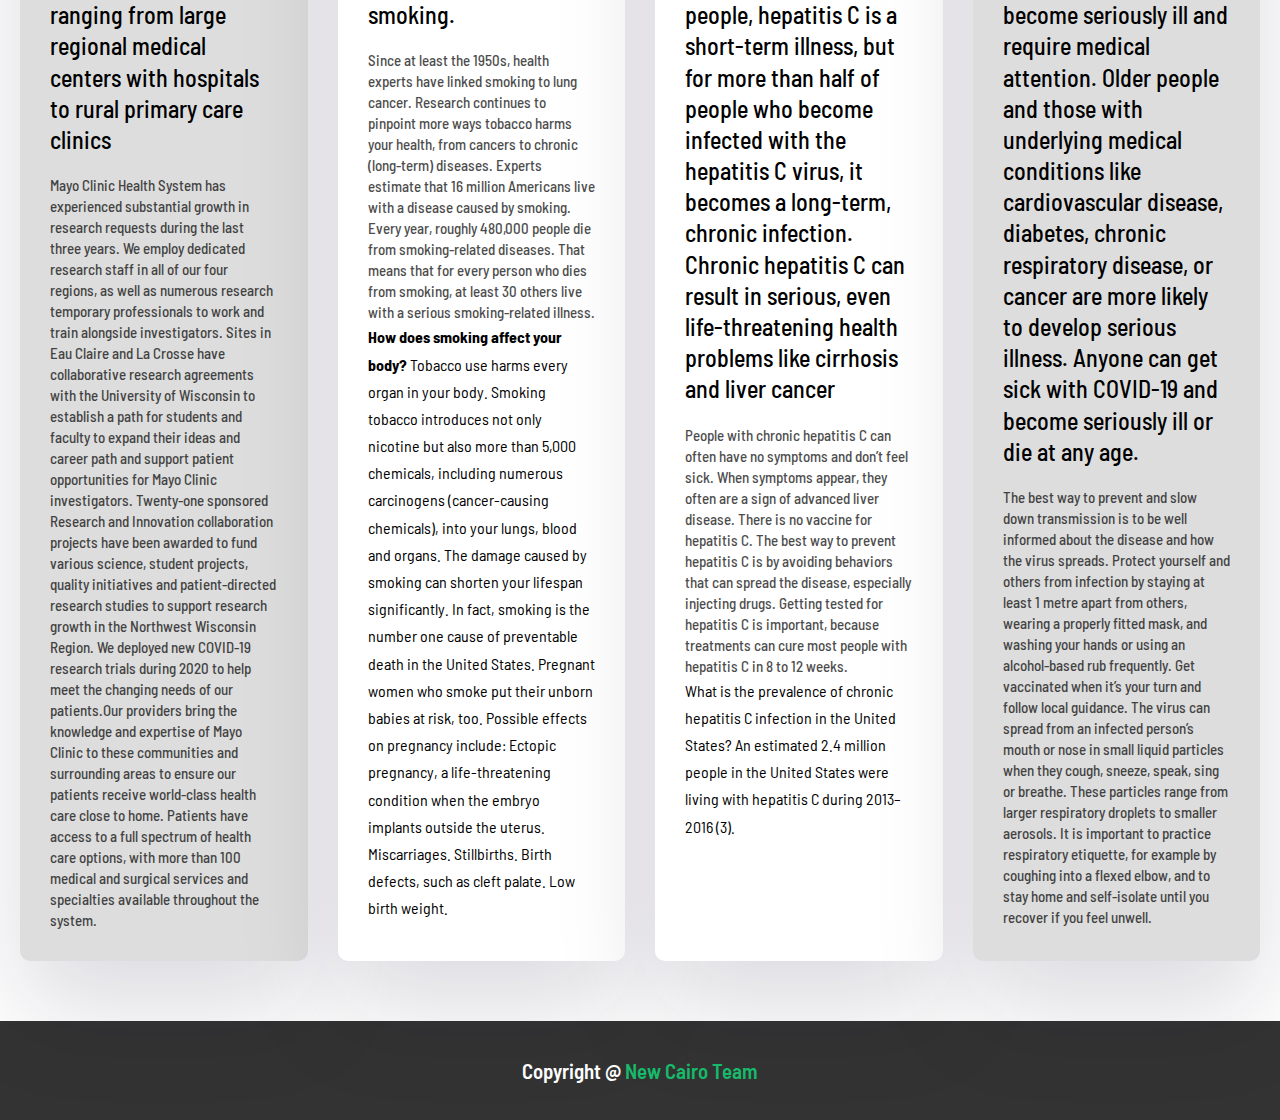
<file: projectt-main/project/news.html>
<!DOCTYPE html>
<html lang="en">
  <head>
    <meta charset="UTF-8" />
    <meta http-equiv="X-UA-Compatible" content="IE=edge" />
    <meta name="viewport" content="width=device-width, initial-scale=1.0" />
    <link rel="stylesheet" href="news.css" />
    <title>News</title>
  </head>
  <body>

    <div class="header2">
      <a href="#" class="logo">News</a>
      <nav class="navigation">
          <a href="home.html" target="_blank">Home</a>
          <a href="health.html" target="_blank" >Health</a>
          <a href="medicine.html" target="_blank">Medicine</a>
          <a href="news.html">News</a>
      </nav>
    </div >

    <div class="cards">
      <div class="card card--bg-pepar">
        <header class="card__header">
          <div>
            <h3>Heart of Surgery</h3>
            <p>also called traditional heart surgery</p>
          </div>
        </header>
        <p class="card__lead">
          What are some types of heart surgery?
        </p>
        <p class="card__quote">
          Heart-related problems do not always require surgery.
          Sometimes they can be addressed with lifestyle changes,
          medications, or nonsurgical procedures. For example,
          catheter ablation uses energy to make small scars in your heart tissue
          to prevent abnormal electrical signals from moving through your heart. Coronary angioplasty is a minimally invasive procedure in which a stent is inserted into a narrowed or blocked coronary artery to hold it open. Nonetheless, surgery is often needed to address problems such as heart failure, plaque buildup that partially or totally blocks blood flow in a coronary artery, faulty heart valves, dilated or diseased major blood vessels (such as the aorta), and abnormal heart rhythms.
        </p>
      </div>

      <div class="card card--bg-gray-blue">
        <header class="card__header">
          
          <div>
            <h3>Pediatric Clinic</h3>
            <p>Health, Technology & Society</p>
          </div>
        </header>
        <p class="card__lead">
          provides the full range of services for children
        </p>
        <p class="card__quote">
          The Pediatric Clinic at Andalusia hospitals sets the health of children as a primary goal. Therefore, the clinic provides all medical services, whether for treatment or prophylaxis, that the child needs from birth till puberty.
        </p>
        
      </div>

      <div class="card">
        <header class="card__header">
          
          <div>
            <h3>Laboratory Analysis</h3>
            <p>Health, Technology & Society</p>
          </div>
        </header>
        <p class="card__lead"> a test performed by a labo- ratory on body fluid, tissue, or excretion</p>
        <p class="card__quote">
          Laboratory analysis means a test performed by a labo- ratory on body fluid, tissue, or excretion for the purpose of determining the presence, absence, or concentration of various substances in the human body.
        </p>
        
      </div>

      <div class="card card--bg-black-blue">
        <header class="card__header">
          
          <div>
            <h3>Neurology Clinic</h3>
            <p>Health, Technology & Society</p>
          </div>
        </header>
        <p class="card__lead">
          spinal cord, peripheral nerves and muscles. Neurological conditions include epilepsy, stroke, multiple sclerosis (MS) and Parkinson's disease. Dr. Nhu Bruce, neurologist at Houston Methodist, also commonly sees patients for: Uncontrolled headaches
        </p>
        <p class="card__quote">
          "A neurologist is a medical doctor who diagnoses, treats and manages disorders of the brain and nervous system (brain, spinal cord and nerves). A neurologist knows the anatomy, function and conditions that affect your nerves and nervous system. Your nervous system is your body’s command center. It controls everything you think, feel and do — from moving your arm to the beating of your heart."
        </p>
        
      </div>

      <div class="card bg-green">
        <header class="card__header">
          
          <div>
            <h3>Tablet Paralysis</h3>
            <p>Health, Technology & Society</p>
          </div>
        </header>
        <p class="card__lead">
          Patients with paralysis use brain signals to operate a tablet!
        </p>
        <p class="card__quote">
          "New clinical trial results show that people with paralysis who have been equipped with a technologically advanced, baby-aspirin-sized brain implant can learn to directly operate an off-the-shelf computer tablet, just by thinking about making cursor movements and clicks on a wireless mouse paired to the device.
          The implant-enabled trial participants were able to carry out real-world, real-time activities from web browsing or sending text messages and emails to shopping online, e-chatting, selecting videos and even playing music on a piano application.
          In all cases, the tablet devices were entirely untweaked and had all pre-loaded accessibility software turned off.!
          General-purpose computers have become ubiquitous and important for everyday life, but they are difficult for people with paralysis to use. Specialized software and personalized input devices can improve access, but often provide only limited functionality. In this study, three research participants with tetraplegia who had multielectrode arrays implanted in motor cortex as part of the BrainGate2 clinical trial used an intracortical brain-computer interface (iBCI) to control an unmodified commercial tablet computer."
        </p>
      </div>
      <div class="card card--bg-black-blue">
        <header class="card__header">
          
          <div>
            <h3>Mayo Clinic</h3>
            <p>Health, Technology & Society</p>
          </div>
        </header>
        <p class="card__lead">
          Mayo Clinic Health System is a family of clinics, hospitals and other health care facilities with physical presence in 44 communities in four regions in southern Minnesota, western Wisconsin and northern Iowa. We serve more than 600,000 patients each year in facilities ranging from large regional medical centers with hospitals to rural primary care clinics        </p>
        <p class="card__quote">
          Mayo Clinic Health System has experienced substantial growth in research requests during the last three years. We employ dedicated research staff in all of our four regions, as well as numerous research temporary professionals to work and train alongside investigators.
          Sites in Eau Claire and La Crosse have collaborative research agreements with the University of Wisconsin to establish a path for students and faculty to expand their ideas and career path and support patient opportunities for Mayo Clinic investigators.
          Twenty-one sponsored Research and Innovation collaboration projects have been awarded to fund various science, student projects, quality initiatives and patient-directed research studies to support research growth in the Northwest Wisconsin Region.
          We deployed new COVID-19 research trials during 2020 to help meet the changing needs of our patients.Our providers bring the knowledge and expertise of Mayo Clinic to these communities and surrounding areas to ensure our patients receive world-class health care close to home. Patients have access to a full spectrum of health care options, with more than 100 medical and surgical services and specialties available throughout the system.
          </p>
        
      </div>
      <div class="card card--bg-black-gray">
        <header class="card__header">
          
          <div>
            <h3>Smoking</h3>
            <p>Health, Technology & Society</p>
          </div>
        </header>
        <p class="card__lead">
          Tobacco has been around for centuries, but what we know about the health damage from smoking is much newer. For example, smokers tend to die more than 10 years earlier than people who don’t smoke. You can improve your health by choosing to quit smoking.
        </p>
        <p class="card__quote">
          Since at least the 1950s, health experts have linked smoking to lung cancer. Research continues to pinpoint more ways tobacco harms your health, from cancers to chronic (long-term) diseases.

          Experts estimate that 16 million Americans live with a disease caused by smoking. Every year, roughly 480,000 people die from smoking-related diseases. That means that for every person who dies from smoking, at least 30 others live with a serious smoking-related illness.        </p>
          <strong>How does smoking affect your body?</strong> 
          Tobacco use harms every organ in your body. Smoking tobacco introduces not only nicotine but also more than 5,000 chemicals, including numerous carcinogens (cancer-causing chemicals), into your lungs, blood and organs.
          
          The damage caused by smoking can shorten your lifespan significantly. In fact, smoking is the number one cause of preventable death in the United States.
          
          Pregnant women who smoke put their unborn babies at risk, too. Possible effects on pregnancy include:
          
          Ectopic pregnancy, a life-threatening condition when the embryo implants outside the uterus.
          Miscarriages.
          Stillbirths.
          Birth defects, such as cleft palate.
          Low birth weight.
      </div>
      <div class="card card--bg-black-gray">
        <header class="card__header">
          
          <div>
            <h3>Hepatitis C </h3>
            <p>Health, Technology & Society</p>
          </div>
        </header>
        <p class="card__lead">
          Hepatitis C is a liver infection caused by the hepatitis C virus (HCV). Hepatitis C is spread through contact with blood from an infected person. Today, most people become infected with the hepatitis C virus by sharing needles or other equipment used to prepare and inject drugs. For some people, hepatitis C is a short-term illness, but for more than half of people who become infected with the hepatitis C virus, it becomes a long-term, chronic infection. Chronic hepatitis C can result in serious, even life-threatening health problems like cirrhosis and liver cancer        </p>
        <p class="card__quote">
          People with chronic hepatitis C can often have no symptoms and don’t feel sick. When symptoms appear, they often are a sign of advanced liver disease. There is no vaccine for hepatitis C. The best way to prevent hepatitis C is by avoiding behaviors that can spread the disease, especially injecting drugs. Getting tested for hepatitis C is important, because treatments can cure most people with hepatitis C in 8 to 12 weeks.        
        </p>
          What is the prevalence of chronic hepatitis C infection in the United States?
          An estimated 2.4 million people in the United States were living with hepatitis C during 2013–2016 (3).
      </div>
      <div class="card card--bg-black-blue">
        <header class="card__header">
          
          <div>
            <h3>Coronavirus disease (COVID-19)</h3>
            <p>Health, Technology & Society</p>
          </div>
        </header>
        <p class="card__lead">
          Coronavirus disease (COVID-19) is an infectious disease caused by the SARS-CoV-2 virus.

Most people infected with the virus will experience mild to moderate respiratory illness and recover without requiring special treatment. However, some will become seriously ill and require medical attention. Older people and those with underlying medical conditions like cardiovascular disease, diabetes, chronic respiratory disease, or cancer are more likely to develop serious illness. Anyone can get sick with COVID-19 and become seriously ill or die at any age.
        </p>
        <p class="card__quote">
          The best way to prevent and slow down transmission is to be well informed about the disease and how the virus spreads. Protect yourself and others from infection by staying at least 1 metre apart from others, wearing a properly fitted mask, and washing your hands or using an alcohol-based rub frequently. Get vaccinated when it’s your turn and follow local guidance.

          The virus can spread from an infected person’s mouth or nose in small liquid particles when they cough, sneeze, speak, sing or breathe. These particles range from larger respiratory droplets to smaller aerosols. It is important to practice respiratory etiquette, for example by coughing into a flexed elbow, and to stay home and self-isolate until you recover if you feel unwell.        </p>
      </div>
    </div>
    
    <footer class="footer">
      <p class="footer-title">Copyright @ <span>New Cairo Team</span></p>
  </footer>
  </body>
</html>
</file>
<file: style.css>
*{
    margin: 0;
    padding: 0;
    box-sizing: border-box;
    font-family: 'Barlow Semi Condensed', sans-serif;
}


.home{
    height: 100vh;
    background-image: url(./img/pexels-engin-akyurt-4056220pexels-engin-akyurt-4056220.jpg);
    background-position: center center;
background-size: cover;
margin-bottom: 60px;
}
/*
.nav{
width: 85%;
margin: auto;
padding: 35px 0;
display: flex;
align-items: center;
justify-content: space-between;
position: fixed;
background-color:white;
width: 100%;
height: 30px;
}
.logo{
    width: 80px;
    cursor: pointer;
}
.nav ul li{
    list-style: none;
    display: inline-block;
    margin: 0 20px;
    position: relative;
}
.nav ul li a{
    text-decoration: none;
    color:black;
    text-transform: uppercase;
    font-weight: bold;

}
.nav ul li::after{
    content: '';
    height: 3px;
    width: 0;
    background: #009688;
    position: absolute;
    left: 0;
    bottom: -10px;
    transition: 0.5s;
}
.nav ul li:hover::after{
width: 100%;
}
*/
.cont{
width: 100%;
position: absolute;
top: 50%;
transform: translateY(-50%);
text-align: center;


}
.cont h1{
    font-size: 50px;
    margin-top: 70px;
    color: #fff;
}
.cont p{
    margin: 20px auto;
    font-weight: 100;
    line-height: 25px;
    color: #fff;
    font-size: 20px;
}



.btn1{
    width:200px ;
    padding: 15px 0;
    text-align:center ;
    margin: 20px 10px;
    border-radius:25px ;
    font-weight:bold ;
    border:2px solid #009688 ;
    background:transparent ;
    color:white ;
    cursor: pointer;
    position: relative;
    overflow: hidden;

}
span{
    background: #009688;
    height: 100%;
    width: 0;
    border-radius: 25px;
    position: absolute;
    left: 0;
    bottom: 0;
    z-index: -1;
    transition: .5s;
}
.btn1:hover span{
    width: 100%;

}
.btn1:hover{
    border: none;
}

.container{
    height: 100vh;
    width: 100% ;
    display: flex;
    justify-content: center;
    align-items: center;
background-color:#2e5d98;
background-size: cover;
background-position: center center;
column-gap:  30px;
    
}
.form{
    position: absolute;
    max-width: 430px;
    width: 100%;
    padding: 30px;
    border-radius: 15px;
    background-color: #fff;
}
.form.Signup{
opacity: 0;
pointer-events: none;
}
.forms.show-signup .form.Signup{
    opacity: 1;
pointer-events: auto;
}


.forms.show-signup .form.login{
    opacity: 0;
pointer-events: none;
}

header{
    font-size: 28px;
    font-weight: 600;
    color: #232836;
    text-align: center;
}
form{
    margin-top: 45px;
}
.form .field{
    position: relative;
    height: 50px;
    width: 100%;
    margin-top: 20px;
    border-radius: 6px;
}
.field input,.field button
{
    height: 100%;
    width: 100%;
    border: none;
    font-size: 16px;
    font-weight: 400;
    border-radius: 6px;
}
.field input{
    padding: 0 15px;
    border: 1px solid #cacaca;
    outline: none;
}
.field input:focus{
    border-bottom-width: 3px;
}
.eye-icon{
    position: absolute;
    top: 50%;
    right: 10px;
    font-size: 18px;
    color: #8b8b8b;
    transform: translateY(-50%);
    cursor: pointer;
    padding: 2px;
}
.form-link{
   
    text-align: center;
    margin-top: 10px;
}
.for-link p,
.for-link a{
font-size: 14px;
font-weight: 400;

}
form a{
    text-decoration: none;
    color: #0171d3;
}
.formcont a:hover{
    text-decoration: underline;
}
.line{
    position: relative;
    height: 1px;
    width: 100%;
    background-color:#d4d4d4 ;
    margin: 36px 0;
}
.line::before{
content: 'or';
position: absolute;
top: 50%;
left: 50%;
transform: translate(-50%,-50%);
background-color: #fff;
color: #8b8b8b;
padding: 0 15px;
}
.field button{
    background-color: #0171d3;
    color: #fff;
    transition: all 0.3s ease;
    cursor: pointer;
}
.field button:hover{
    background-color: #016dcb;

}
.media-options a{
    display: flex;
    align-items: center;
    justify-content: center;
   
}
a.facebook{
    background-color: #4267b2;
    color: #fff;
    text-decoration: none;
}
a.facebook .facebook-icon{
    height: 28px;
    width: 28px;
    background-color: white;
    color: #0171d3;
    border-radius: 50%;
    display: flex;
 align-items: center;
 justify-content: center;

}
.facebook-icon,
.img-google{
    position: absolute;
    top: 50%;
    left: 15px;
    transform: translateY(-50%);

}
img.img-google{
    height: 20px;
    width: 20px;
    object-fit: cover;
}
a.google{
    border:  #cacaca   1px solid;
    text-decoration: none;
}
a.google p{
    color: #232836;
    opacity: 0.6;
    font-weight: 500;
}




  .wrapper {
    position: absolute;
    width: 80vw;
    transform: translate(-50%, -50%);
    top: 215%;
    left: 50%;
    display: flex;
    justify-content: space-around;
    gap: 10px;
    margin-bottom: 100px;
  }
  .content {
    width: 28vmin;
    height: 28vmin;
    display: flex;
    flex-direction: column;
    justify-content: space-around;
    padding: 1em 0;
    position: relative;
    font-size: 16px;
    border-radius: 0.5em;
    background-color: #21242b;
    border-bottom: 10px solid #18f98f;
  }
  i {
    color: #18f98f;
    font-size: 2.5em;
    text-align: center;
  }
  p.nm {
    color: #ffffff;
    display: grid;
    place-items: center;
    font-weight: 600;
    font-size: 3em;
  }
  p.text {
    color: #e0e0e0;
    font-size: 1em;
    text-align: center;
    pad: 0.7em 0;
    font-weight: 400;
    line-height: 0;
  }
 
  .sec2{
    display: flex;
    justify-content: space-between;
    padding: 40px;
    width: 100%;
    margin: 10rem auto 0 auto;
    background-color:#a5b6c7;
    border-radius: 15px;
  }
  .sec2 img{
    height: 200px;
    border-radius:10px ;
    
  }
  .sec2 h2{
    margin: 0;
    color: white;
    padding-bottom: 20px;
    font-size: 45px;
    
    

  }
  .sec2 p{
    color: black;
    margin-right: 15px;
  }
  .clearfix{
    clear: both;
  }
  .dee{
  
    text-align: center;
  }
  .dee-item{
   
    width: 33.3333%;
    float: left;
    text-align: center;
   

  }
  .dee-item img{
    width: 60%;
    margin-top: 30px;
    border-radius: 15px;
  }
  .coo{
   width: 90%;
    margin: auto;
  }
  .dee-item p{
    width: 90%;
    text-align: center;
  }
  .dee h2{
    padding: 15px;
    margin-top: 20px;
    font-size: 60px;
    color:#1E90FF ;

  }
  .dee .de{
    padding: 15px;
    margin-top: 10px;
    font-size: 30px;
  }
  .mo{
    padding: 10px;
    margin: 10px;
  }
  button{
    padding: 10px;
    border: none;
    border-radius: 15px;
    background-color: #21242b;
    color: #fff;
  }
  .dee h3{
    padding: 10px;
    margin-top: 10px;
    font-size: 20px;
  }





   #abou {
	margin: 0;
	padding: 0;
background-color: #21242b;}
.carousel{
    height: 600px; 
    perspective: 250px;    
    
}
.carousel .carousel-item {
	width: 450px;
	background: #fff;
	padding: 50px;
	height: auto;
	text-align: center;
    border-radius: 15px;
}
.img-area {
	width: 100px;
	height: 100px;
	margin: 0 auto;
	overflow: hidden;
	border-radius: 50%;
	border: inset 8px deepskyblue;
}
        .img-area img{
            width: 100%;
        }
        .testi p {
	color: #262626;
	font-size: 18px;
	line-height: 1.9;
}
        .testi h4 {
	font-size: 20px;
	margin: 0;
	color: #000;
}
        .testi h5 {
	font-size: 14px;
	letter-spacing: 5px;
	margin: 7px 0;
}

 #mm{
    width: 70%;
    margin-left: 100px;
}
#tex{
    width: 70%;
    margin-left: 100px;

}
#bi{
    background-color: white;
    color: #000;
    border: none;
    border-radius:15px ;
    margin-left: 500px;
}

.container{
	max-width: 1170px;
	margin:auto;
}
.row{
	display: flex;
	flex-wrap: wrap;
}
ul{
	list-style: none;
}
.footer{
	background-color: #24262b;
    padding: 70px 0;
}
.footer-col{
   width: 25%;
   padding: 0 15px;
}
.footer-col h4{
	font-size: 18px;
	color: #ffffff;
	text-transform: capitalize;
	margin-bottom: 35px;
	font-weight: 500;
	position: relative;
}
.footer-col h4::before{
	content: '';
	position: absolute;
	left:0;
	bottom: -10px;
	background-color: #e91e63;
	height: 2px;
	box-sizing: border-box;
	width: 50px;
}
.footer-col ul li:not(:last-child){
	margin-bottom: 10px;
}
.footer-col ul li a{
	font-size: 16px;
	text-transform: capitalize;
	color: #ffffff;
	text-decoration: none;
	font-weight: 300;
	color: #bbbbbb;
	display: block;
	transition: all 0.3s ease;
}
.footer-col ul li a:hover{
	color: #ffffff;
	padding-left: 8px;
}
.footer-col .social-links a{
	display: inline-block;
	height: 40px;
	width: 40px;
	background-color: rgba(255,255,255,0.2);
	margin:0 10px 10px 0;
	text-align: center;
	line-height: 40px;
	border-radius: 50%;
	color: #ffffff;
	transition: all 0.5s ease;
}
.footer-col .social-links a:hover{
	color: #24262b;
	background-color: #ffffff;
}

footer{
  position: absolute;
 top: 250%;
 background-color: #21242b;
 color: #009688;
 text-align: center;
 width: 100%;
 height: 70px;
 align-items: center;
 display: flex;
 align-items: center;
 justify-content: center;
}

footer a{
text-decoration: none;
color: #016dcb;
}
/*responsive*/
.menu{
    background-color: #000;
}



@import url('https://fonts.googleapis.com/css2?family=Kanit:wght@600;700&family=Poppins:wght@500&display=swap');


a {
    text-decoration: none;
}

.navbar-container {
    display: flex;
    justify-content: space-between;
    padding: 0 2rem;
    height: 70px;
    align-items: center;
    background: white;
    color:#000;
    position:fixed;
    top:0;
    width: 100%;
}

.navbar-container .logo-container a {
    font-size: 1.5rem;
    text-transform: uppercase;
    cursor: pointer;
    color:#000;
    font-weight: 500;
    font-family: 'Kanit', sans-serif;
}

.navbar-container .nav-items {
    display: flex;
    list-style-type: none;
    gap: 3rem;
    align-items: center;
}

.navbar-container .nav-items .nav-link a {
    color: #000;
    transition: 0.2s;
    -webkit-transition: 0.2s;
    -moz-transition: 0.2s;
    -ms-transition: 0.2s;
    -o-transition: 0.2s;
    padding: 10px;
    text-transform: uppercase;
}

.navbar-container .nav-items .nav-link:after {
    display: block;
    content: "";
    border-top: 2px solid rgb(140, 73, 254);
    transform: scaleX(0);
    -webkit-transform: scaleX(0);
    -moz-transform: scaleX(0);
    -ms-transform: scaleX(0);
    -o-transform: scaleX(0);
    transition: transform 250ms ease-in-out;
    -webkit-transition: transform 250ms ease-in-out;
    -moz-transition: transform 250ms ease-in-out;
    -ms-transition: transform 250ms ease-in-out;
    -o-transition: transform 250ms ease-in-out;
}

.navbar-container .nav-items .nav-link:hover:after {
    transform: scaleX(1);
    -webkit-transform: scaleX(1);
    -moz-transform: scaleX(1);
    -ms-transform: scaleX(1);
    -o-transform: scaleX(1);
} 

.navbar-container .nav-items .nav-link a:hover {
    filter: brightness(80%);
    -webkit-filter: brightness(80%);
}

.navbar-container .nav-items .login-register {
    display: flex;
    flex-direction: row;
    gap: 1rem;
}

.navbar-container .nav-items .login-register .button {
    color: #000;
    border: 2px solid rgb(116, 36, 255);
    padding: 5px 20px;
    border-radius:3px ;
    -webkit-border-radius:3px ;
    -moz-border-radius:3px ;
    -ms-border-radius:3px ;
    -o-border-radius:3px;
    text-transform: uppercase;
    transition: all ease-in 0.3s;
    -webkit-transition: all ease-in 0.3s;
    -moz-transition: all ease-in 0.3s;
    -ms-transition: all ease-in 0.3s;
    -o-transition: all ease-in 0.3s;
}

.navbar-container .nav-items .login-register .button:hover {
    background: rgb(116, 36, 255);
}

/* Now lets style the content of this design */

.main {
    min-height: 100vh;
    display: flex;
    justify-content: center;
    align-items: center;
    color:#000;
    font-size: 3rem;
    padding: 1rem;
    text-align: center;
}

/* Adjustment for ipad screens */

@media(max-width: 1000px) {
    .navbar-container {
        padding: 0 1rem;
    }

    .navbar-container .nav-items {
        gap: 0.1rem;
    }

    .navbar-container .nav-items .nav-link a, .navbar-container .nav-items .login-register .button {
        font-size: 0.9rem;
    }

}

/* adjustment for mobile phones */

@media(max-width: 700px) {
    .navbar-container .nav-items {
        flex-direction: column;
        position: fixed;
        top: 70px;
        width: 100vw;
        background: rgb(35, 29, 53);
        padding: 1rem 0;
        height: 100vh;
        z-index: 99;
        right: -100%; 
        transition: 0.2s ease-in;
        -webkit-transition: 0.2s ease-in;
        -moz-transition: 0.2s ease-in;
        -ms-transition: 0.2s ease-in;
        -o-transition: 0.2s ease-in;
}

.bars {
    height: auto;
    width: 22px;
    cursor: pointer;
}

.bars .bar {
    height: 2px;
    width: 100%;
    background:#000;
    margin: 4px;
}

.navbar-container .nav-items {
    gap: 3rem;
}

.navbar-container .nav-items .login-register {
    flex-direction: column;
    gap: 2rem;
    text-align: center;
    width: 50%;
}

.navbar-container .nav-items .login-register .button {
    padding: 1rem 0;
}

.main {
    font-size: 2rem;
}
}

/* The active class below will be used to toggle the nav -items in JS */

.navbar-container .nav-items.active {
    right: 0;
}



.abou .na{
    width: 85%;
    margin: auto;
    padding: 35px 0;
    display: flex;
    align-items: center;
    justify-content: space-between;
    position: fixed;
    background-color:white;
    width: 100%;
    height: 30px;
    }
    #abou .logo{
        width: 80px;
        cursor: pointer;
    }
    #abou .na ul li{
        list-style: none;
        display: inline-block;
        margin: 0 20px;
        position: relative;
    }
    #abou .na ul li a{
        text-decoration: none;
        color:black;
        text-transform: uppercase;
        font-weight: bold;
    
    }
    #abou .na ul li::after{
        content: '';
        height: 3px;
        width: 0;
        background: #009688;
        position: absolute;
        left: 0;
        bottom: -10px;
        transition: 0.5s;
    }
    .abou .na ul li:hover::after{
    width: 100%;
    }
</file>
<file: media.css>
@media screen and (max-width: 1024px) {
    .wrapper {
      width: 85vw;
    }
    .container {
      height: 26vmin;
      width: 26vmin;
      font-size: 12px;
    }
  }
  @media screen and (max-width: 768px) {
    .wrapper {
      width: 90vw;
      flex-wrap: wrap;
      gap: 30px;
    }
    .container {
      width: calc(50% - 40px);
      height: 30vmin;
      font-size: 14px;
    }
  }
  @media screen and (max-width: 480px) {
    .wrapper {
      gap: 15px;
    }
    .container {
      width: 100%;
      height: 25vmin;
      font-size: 8px;
    }
  }
























  @media(max-width: 767px){
    .footer-col{
      width: 50%;
      margin-bottom: 30px;
  }
  }
  @media(max-width: 574px){
    .footer-col{
      width: 100%;
  }
  }




@media (max-width: 570px) {
  form {
    padding: 0 1.5rem;
  }

  .image {
    display: none;
  }
  .panel .content {
    padding: 0.5rem 1rem;
  }
  .container {
    padding: 1.5rem;
  }

  .container:before {
    bottom: 72%;
    left: 50%;
  }

  .container.sign-up-mode:before {
    bottom: 28%;
    left: 50%;
  }
}


@media (max-width:1023px){
  header{
      padding: 12px 20px;
  }

  .navigation a{
      padding-left: 10px;
  }

  .title{
      font-size: 1.8em;
  }

  section{
      padding: 80px 20px;
  }

  .main-content h2{
      font-size: 1em;
  }

  .main-content h3{
      font-size: 1.6em;
  }

  .content{
      flex-direction: column;
      align-items: center;
  }

}
@media (max-width:641px){
  body{
      font-size: 12px;
  }

  .main-content h2{
      font-size: 0.8em;
  }

  .main-content h3{
      font-size: 1.4em;
  }
}

@media (max-width:300px){
  body{
      font-size: 10px;
  }
}

@media (max-width:1023px){
  header{
      padding: 12px 20px;
  }

  .navigation a{
      padding-left: 10px;
  }
}
</file>
<file: medicine.css>
@import url('https://fonts.googleapis.com/css2?family=Barlow+Semi+Condensed:wght@200;300;400;700&display=swap');

*{
    margin: 0;
    padding: 0;
    box-sizing: border-box;
    scroll-behavior: smooth; 
}

body{
    font-family: 'Barlow Semi Condensed', sans-serif;
    line-height: 1.7;
    
}
header {
    background-color: #f0f0f0;
    width: 100%;
    position: fixed;
    z-index: 999;
    display: flex;
    justify-content: space-between;
    align-items: center;
    padding: 10px 200px ;
}

.logo{
    
    letter-spacing: 0.1em;
    text-decoration: none;
    color: black;
    /* text-transform: uppercase; */
    font-weight: 700;
    font-size: 1.5em;
}

.navigation a{
    color: black;
    text-decoration: none;
    font-size: 1.4em;
    font-weight: 500;
    padding-left: 30px;
}

.navigation a:hover{
    
    color: #15e4d0;
}

section {
    padding: 100px 200px;
}

.main {
    width: 100%;
    min-height: 100vh;
    display: flex;
    align-items: center;
    background-color: #333333;
}

.main h2 {
    color: black;
    font-size: 1.4em;
    font-weight: 500;
}

.main h2 span {
    display: inline-block;
    margin-top: 10px;
    color: black;
    font-size: 3em;
    font-weight: 600;
}

.main h3 {
    color: black;
    font-size: 1em;
    font-weight: 400;
    letter-spacing: 1px;
    margin-top: 10px;
    margin-bottom: 30px;
}

.title {
    display: flex;
    justify-content: center;
    color: #1E90FF;
    font-size: 2.2em;
    font-weight: 800;
    margin-bottom: 30px;
}

.content {
    display: flex;
    justify-content: center;
    flex-direction: row;
    flex-wrap: wrap;
}

.card {
    background-color: #fff;
    width: 21.25em;
    padding: 25px;
    margin: 15px;
}

.card img {
    width: 100%;
}

.move{
    position: absolute;
    width: 65px;
}
.move .move2{
    width: 100%;
    background-color: white;
    position: relative;
    bottom: 90px;
    left: 10px;
    padding: 8px;
    border-radius: 20px;
    
}


.info {
    text-align: center;
}

.info h3{
    color: black;
    font-size: 1.2em;
    font-weight: 700;
    margin: 10px;
}

.section {
    color: white;
    background-color: #333333;
}
.content2 {
    display: flex;
    justify-content: center;
    flex-direction: row;
    flex-wrap: wrap;
}

.section .content2{
    margin-top: 30px;
}
.section h3 ,p,h1{
    text-align: center;
}
.section h3{
    font-size: 15px;
    padding-bottom: 4px;
}
.section h1{
    font-size: 40px;
    word-spacing: 0.2em;
    padding-bottom: 4px;
} 
.card2 {
    width: 15em;
    padding: 25px;
    margin: 15px;
}

.card2 img {
    width: 100%;
    border-radius: 40px;
}
.info2 h3{
    color: white;
    font-size: 16px;
    font-weight: bold;
    margin-top: 10px;
    margin-bottom: 10px;
}
.info2 p{
    color: white;
    font-size: 16px;
    line-height: 1.3em;
    
}
.footer {
    background-color: #333333;
    color: #fff;
    padding: 2em;
}

.footer-title {
    text-align: center;
    font-size: 1.3em;
    font-weight: 600;
}

.footer-title span {
    color: #16ba6a;
}
@media (max-width:1023px){
    header{
        padding: 12px 20px;
    }

    .navigation a{
        padding-left: 10px;
    }

    .title{
        font-size: 1.8em;
    }

    section{
        padding: 80px 20px;
    }

    .main-content h2{
        font-size: 1em;
    }

    .main-content h3{
        font-size: 1.6em;
    }

    .content{
        flex-direction: column;
        align-items: center;
    }

}
@media (max-width:641px){
    body{
        font-size: 12px;
    }

    .main-content h2{
        font-size: 0.8em;
    }

    .main-content h3{
        font-size: 1.4em;
    }
}

@media (max-width:300px){
    body{
        font-size: 10px;
    }
}
</file>
<file: news.css>
@import url('https://fonts.googleapis.com/css2?family=Barlow+Semi+Condensed:wght@200;300;400;700&display=swap');

* {
  box-sizing: border-box;
  margin: 0;
  padding: 0;
  scroll-behavior: smooth;
}

body {
  font-family: 'Barlow Semi Condensed', sans-serif;
  line-height: 1.7;
}
.header2 {
  display: flex;
  justify-content: space-between;
  align-items: center;
  padding: 10px 200px ;
}

.logo{
    letter-spacing: 0.1em;
    text-decoration: none;
    color: black;
    font-weight: 700;
    font-size: 1.5em;
}

.navigation a{
  color: black;
  text-decoration: none;
  font-size: 1.4em;
  font-weight: 500;
  padding-left: 30px;
}

.navigation a:hover{
  
  color: #15e4d0;
}

.cards {
  max-width: 1440px;
  margin: 30px auto;
  padding: 20px;
  display: grid;
  grid-template-columns: repeat(4, 1fr);
  gap: 30px;
}

.card {
  background: #fff;
  border-radius: 10px;
  padding: 30px;
  box-shadow: rgba(17, 12, 46, 0.15) 0px 48px 100px 0px;
  margin-bottom: 10px;
}

.card__header {
  display: flex;
  align-items: center;
  margin-bottom: 10px;
}

.card__header h3 {
  font-size: 15px;
}

.card__header p {
  opacity: 50%;
}

.card__lead {
  font-size: 1.5rem;
  font-weight: 500;
  line-height: 1.3;
  margin-bottom: 20px;
}

.card__quote {
  font-size: 15px;
  font-weight: 500;
  line-height: 1.4;
  opacity: 70%;
}

.card--bg-pepar {
  background: #B1CCC5;
  color: black;
}

.card--bg-black-blue {
  background: #ddd;
  color: black;
}
.card--bg-black-gray{
  background-color: white;
}

.card.bg-green{
  background-color:#8FBC8B;
}

.card:nth-of-type(1) {
  grid-column: 1 / 3;
}

.card:nth-of-type(4) {
  grid-column: 2 / 4;
  grid-row: 2;
}

.card:nth-of-type(5) {
  grid-column: 4;
  grid-row: 1 / 3;
}

.footer {
  background-color: #333333;
  color: #fff;
  padding: 2em;
}

.footer-title {
  text-align: center;
  font-size: 1.3em;
  font-weight: 600;
}

.footer-title span {
  color: #16ba6a;
}

@media (max-width:1023px){

  .header2{
      padding: 12px 20px;
  }

  .navigation a{
      padding-left: 10px;
  }

  .title{
      font-size: 1.8em;
  }
}
  

@media (max-width: 768px) {
  .cards {
    grid-template-columns: 1fr;
    width: 100%;
  }

  .card:nth-of-type(1) {
    grid-column: 1;
  }

  .card:nth-of-type(4) {
    grid-column: 1;
    grid-row: 4;
  }

  .card:nth-of-type(5) {
    grid-column: 1;
    grid-row: 5;
  }
}
</file>
<file: projectt-main/project/medicine.css>
@import url('https://fonts.googleapis.com/css2?family=Barlow+Semi+Condensed:wght@200;300;400;700&display=swap');

*{
    margin: 0;
    padding: 0;
    box-sizing: border-box;
    scroll-behavior: smooth; 
}

body{
    font-family: 'Barlow Semi Condensed', sans-serif;
    line-height: 1.7;
    
}
header {
    background-color: #f0f0f0;
    width: 100%;
    position: fixed;
    z-index: 999;
    display: flex;
    justify-content: space-between;
    align-items: center;
    padding: 10px 200px ;
}

.logo{
    
    letter-spacing: 0.1em;
    text-decoration: none;
    color: black;
    /* text-transform: uppercase; */
    font-weight: 700;
    font-size: 1.5em;
}

.navigation a{
    color: black;
    text-decoration: none;
    font-size: 1.4em;
    font-weight: 500;
    padding-left: 30px;
}

.navigation a:hover{
    
    color: #15e4d0;
}

section {
    padding: 100px 200px;
}

.main {
    width: 100%;
    min-height: 100vh;
    display: flex;
    align-items: center;
    background: #B1CCC5;
}

.main h2 {
    color: black;
    font-size: 1.4em;
    font-weight: 500;
}

.main h2 span {
    display: inline-block;
    margin-top: 10px;
    color: black;
    font-size: 3em;
    font-weight: 600;
}

.main h3 {
    color: black;
    font-size: 1em;
    font-weight: 400;
    letter-spacing: 1px;
    margin-top: 10px;
    margin-bottom: 30px;
}

.title {
    display: flex;
    justify-content: center;
    color: #1E90FF;
    font-size: 2.2em;
    font-weight: 800;
    margin-bottom: 30px;
}

.content {
    display: flex;
    justify-content: center;
    flex-direction: row;
    flex-wrap: wrap;
}

.card {
    background-color: #fff;
    width: 21.25em;
    padding: 25px;
    margin: 15px;
}

.card img {
    width: 100%;
}

.move{
    position: absolute;
    width: 65px;
}
.move .move2{
    width: 100%;
    background-color: white;
    position: relative;
    bottom: 90px;
    left: 10px;
    padding: 8px;
    border-radius: 20px;
    
}


.info {
    text-align: center;
}

.info h3{
    color: black;
    font-size: 1.2em;
    font-weight: 700;
    margin: 10px;
}

.section {
    color: white;
    background-color: #16ba6a;
}
.content2 {
    display: flex;
    justify-content: center;
    flex-direction: row;
    flex-wrap: wrap;
}

.section .content2{
    margin-top: 30px;
}
.section h3 ,p,h1{
    text-align: center;
}
.section h3{
    font-size: 15px;
    padding-bottom: 4px;
}
.section h1{
    font-size: 40px;
    word-spacing: 0.2em;
    padding-bottom: 4px;
} 
.card2 {
    width: 15em;
    padding: 25px;
    margin: 15px;
}

.card2 img {
    width: 100%;
    border-radius: 40px;
}
.info2 h3{
    color: white;
    font-size: 16px;
    font-weight: bold;
    margin-top: 10px;
    margin-bottom: 10px;
}
.info2 p{
    color: white;
    font-size: 16px;
    line-height: 1.3em;
    
}
.footer {
    background-color: #333333;
    color: #fff;
    padding: 2em;
}

.footer-title {
    text-align: center;
    font-size: 1.3em;
    font-weight: 600;
}

.footer-title span {
    color: #16ba6a;
}
@media (max-width:1023px){
    header{
        padding: 12px 20px;
    }

    .navigation a{
        padding-left: 10px;
    }

    .title{
        font-size: 1.8em;
    }

    section{
        padding: 80px 20px;
    }

    .main-content h2{
        font-size: 1em;
    }

    .main-content h3{
        font-size: 1.6em;
    }

    .content{
        flex-direction: column;
        align-items: center;
    }

}
@media (max-width:641px){
    body{
        font-size: 12px;
    }

    .main-content h2{
        font-size: 0.8em;
    }

    .main-content h3{
        font-size: 1.4em;
    }
}

@media (max-width:300px){
    body{
        font-size: 10px;
    }
}
</file>
<file: projectt-main/project/news.css>
@import url('https://fonts.googleapis.com/css2?family=Barlow+Semi+Condensed:wght@200;300;400;700&display=swap');

* {
  box-sizing: border-box;
  margin: 0;
  padding: 0;
  scroll-behavior: smooth;
}

body {
  font-family: 'Barlow Semi Condensed', sans-serif;
  line-height: 1.7;
}
.header2 {
  display: flex;
  justify-content: space-between;
  align-items: center;
  padding: 10px 200px ;
}

.logo{
    letter-spacing: 0.1em;
    text-decoration: none;
    color: black;
    font-weight: 700;
    font-size: 1.5em;
}

.navigation a{
  color: black;
  text-decoration: none;
  font-size: 1.4em;
  font-weight: 500;
  padding-left: 30px;
}

.navigation a:hover{
  
  color: #15e4d0;
}

.cards {
  max-width: 1440px;
  margin: 30px auto;
  padding: 20px;
  display: grid;
  grid-template-columns: repeat(4, 1fr);
  gap: 30px;
}

.card {
  background: #fff;
  border-radius: 10px;
  padding: 30px;
  box-shadow: rgba(17, 12, 46, 0.15) 0px 48px 100px 0px;
  margin-bottom: 10px;
}

.card__header {
  display: flex;
  align-items: center;
  margin-bottom: 10px;
}

.card__header h3 {
  font-size: 15px;
}

.card__header p {
  opacity: 50%;
}

.card__lead {
  font-size: 1.5rem;
  font-weight: 500;
  line-height: 1.3;
  margin-bottom: 20px;
}

.card__quote {
  font-size: 15px;
  font-weight: 500;
  line-height: 1.4;
  opacity: 70%;
}

.card--bg-pepar {
  background: #B1CCC5;
  color: black;
}

.card--bg-black-blue {
  background: #ddd;
  color: black;
}
.card--bg-black-gray{
  background-color: white;
}

.card.bg-green{
  background-color:#8FBC8B;
}

.card:nth-of-type(1) {
  grid-column: 1 / 3;
}

.card:nth-of-type(4) {
  grid-column: 2 / 4;
  grid-row: 2;
}

.card:nth-of-type(5) {
  grid-column: 4;
  grid-row: 1 / 3;
}

.footer {
  background-color: #333333;
  color: #fff;
  padding: 2em;
}

.footer-title {
  text-align: center;
  font-size: 1.3em;
  font-weight: 600;
}

.footer-title span {
  color: #16ba6a;
}

@media (max-width:1023px){

  .header2{
      padding: 12px 20px;
  }

  .navigation a{
      padding-left: 10px;
  }

  .title{
      font-size: 1.8em;
  }
}
  

@media (max-width: 768px) {
  .cards {
    grid-template-columns: 1fr;
    width: 100%;
  }

  .card:nth-of-type(1) {
    grid-column: 1;
  }

  .card:nth-of-type(4) {
    grid-column: 1;
    grid-row: 4;
  }

  .card:nth-of-type(5) {
    grid-column: 1;
    grid-row: 5;
  }
}
</file>
